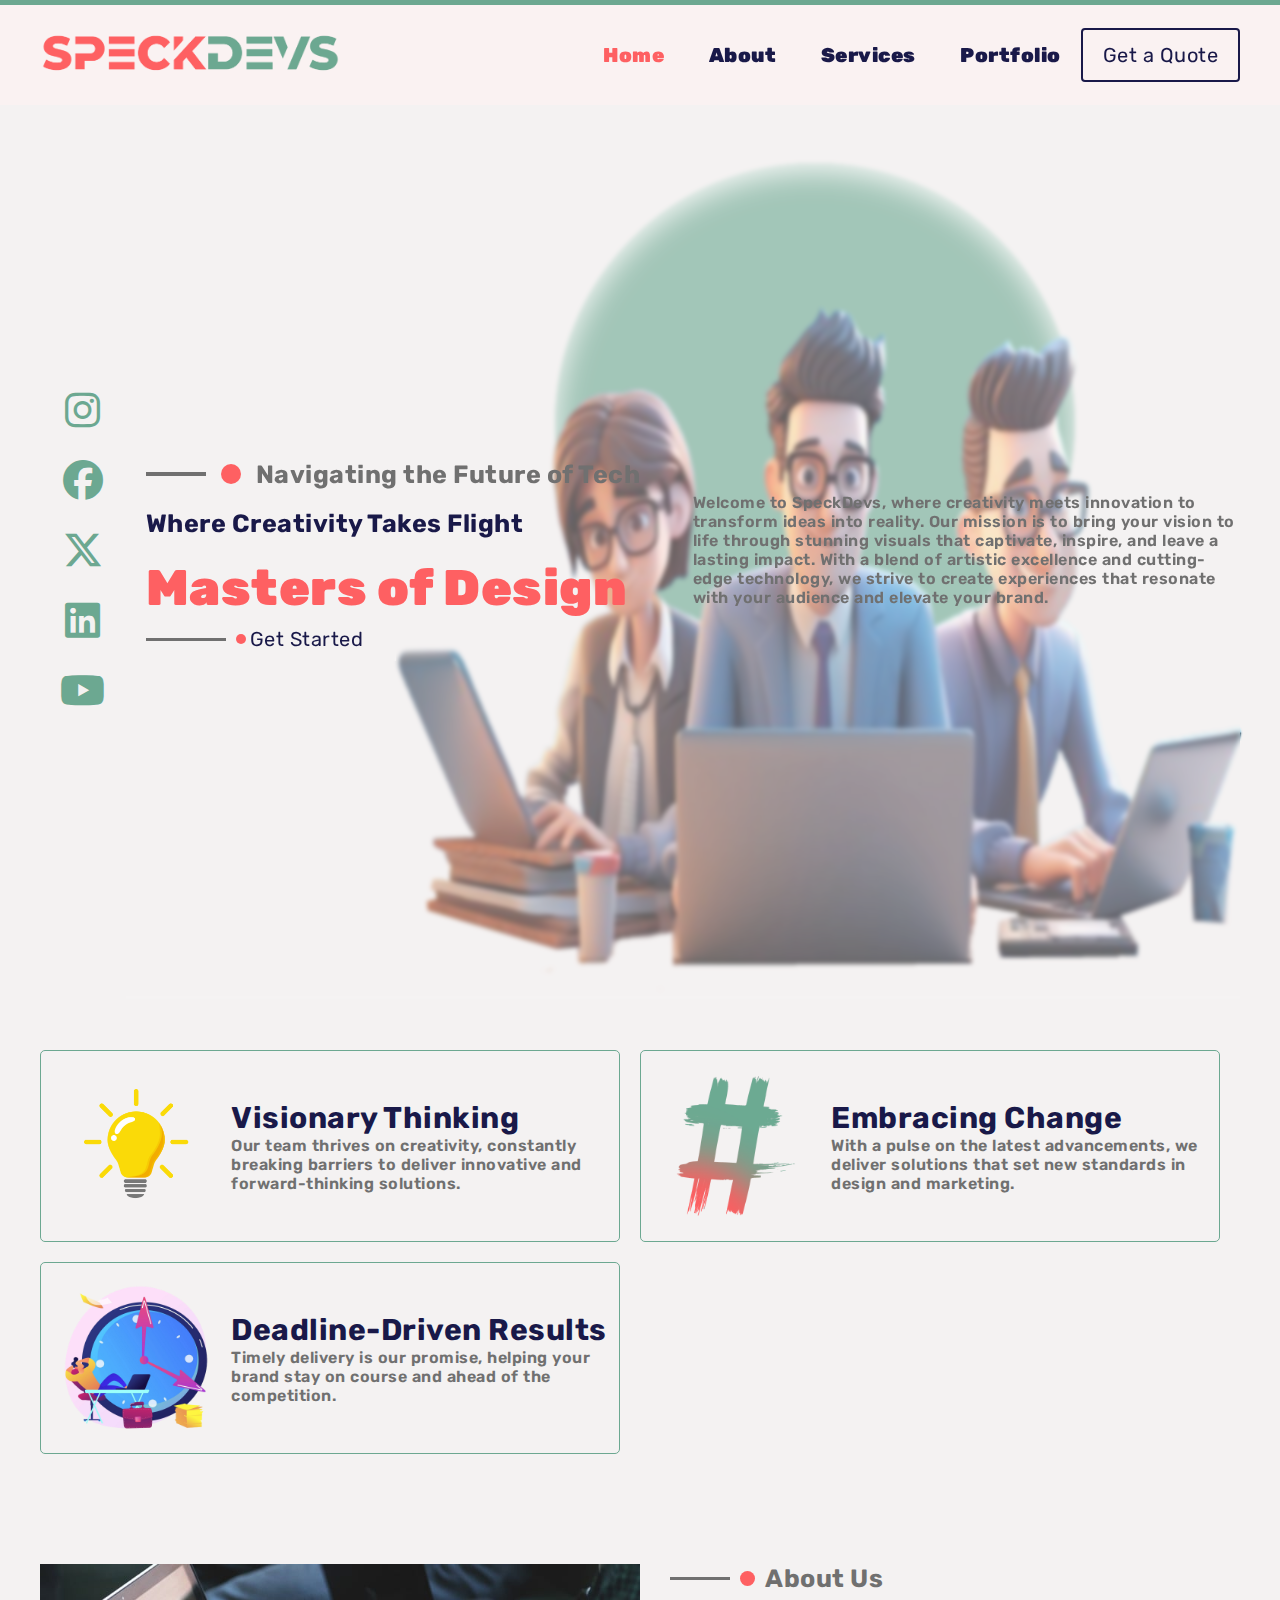
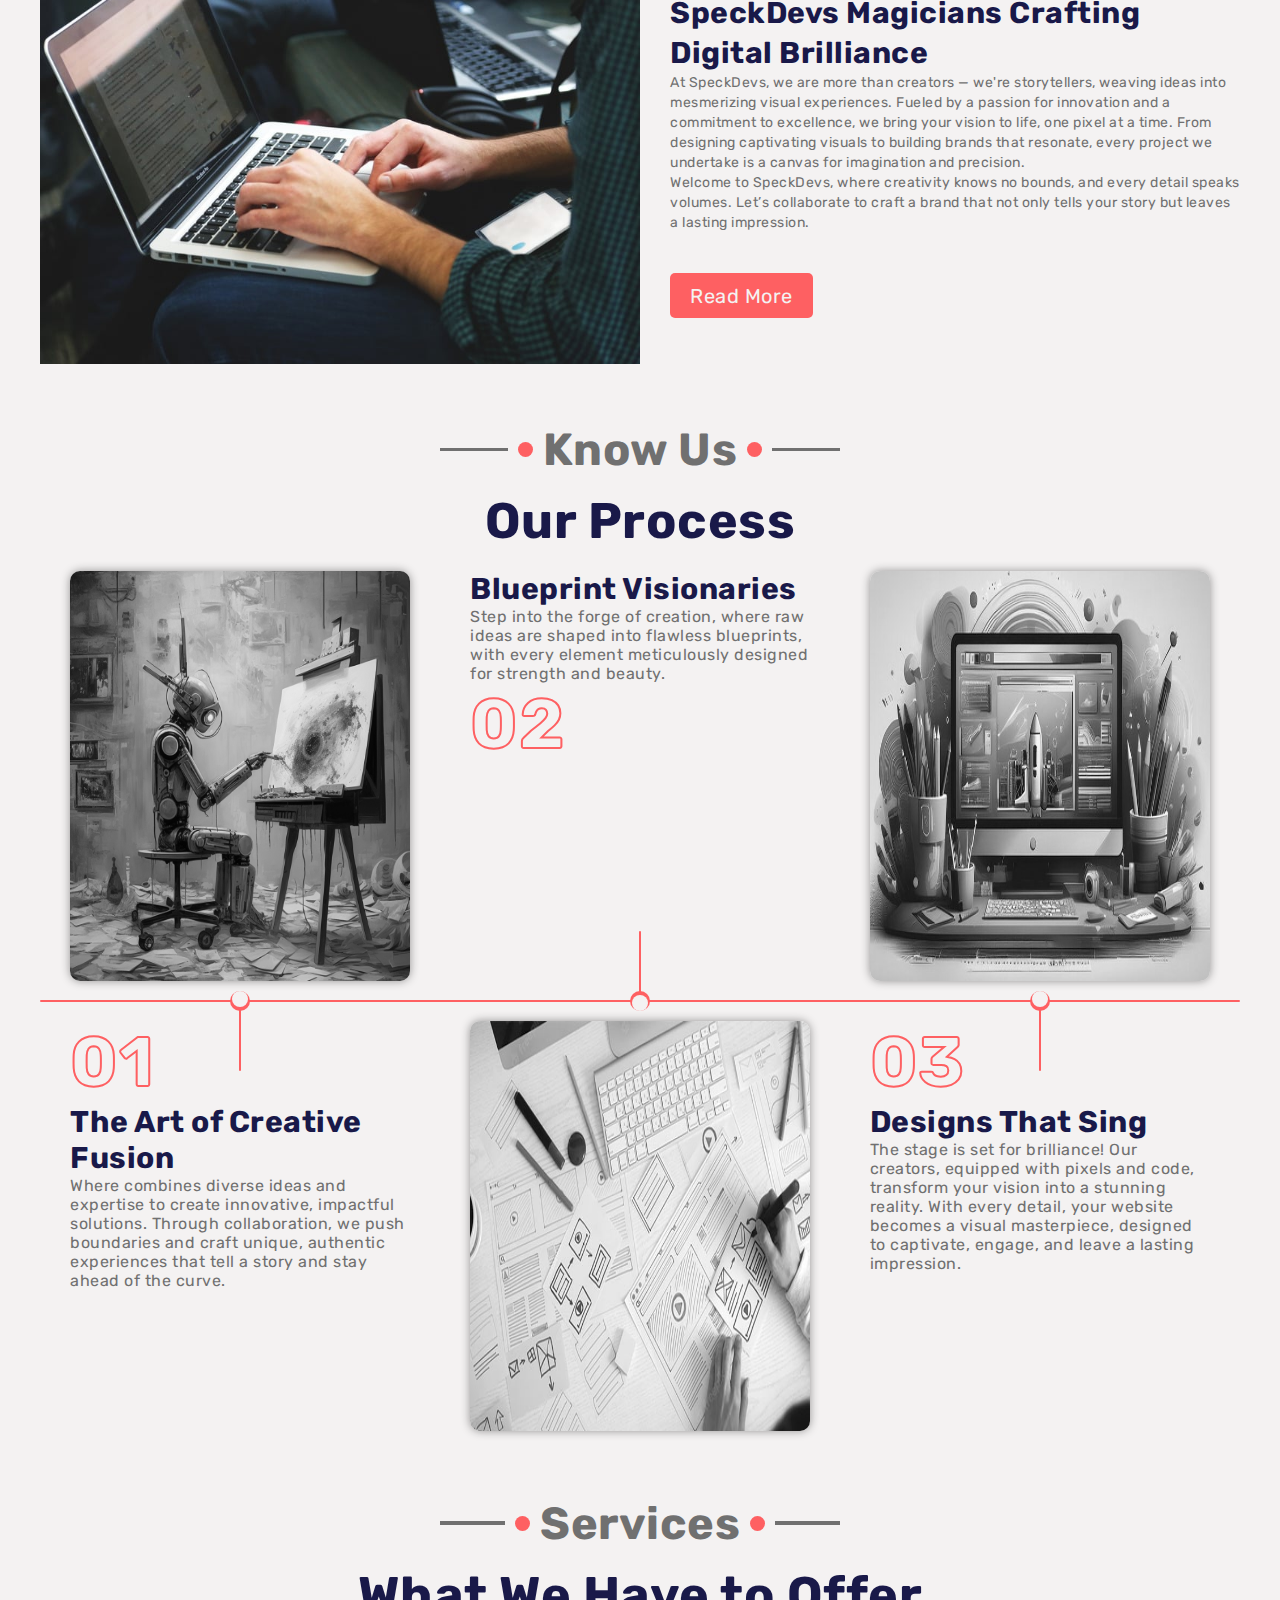
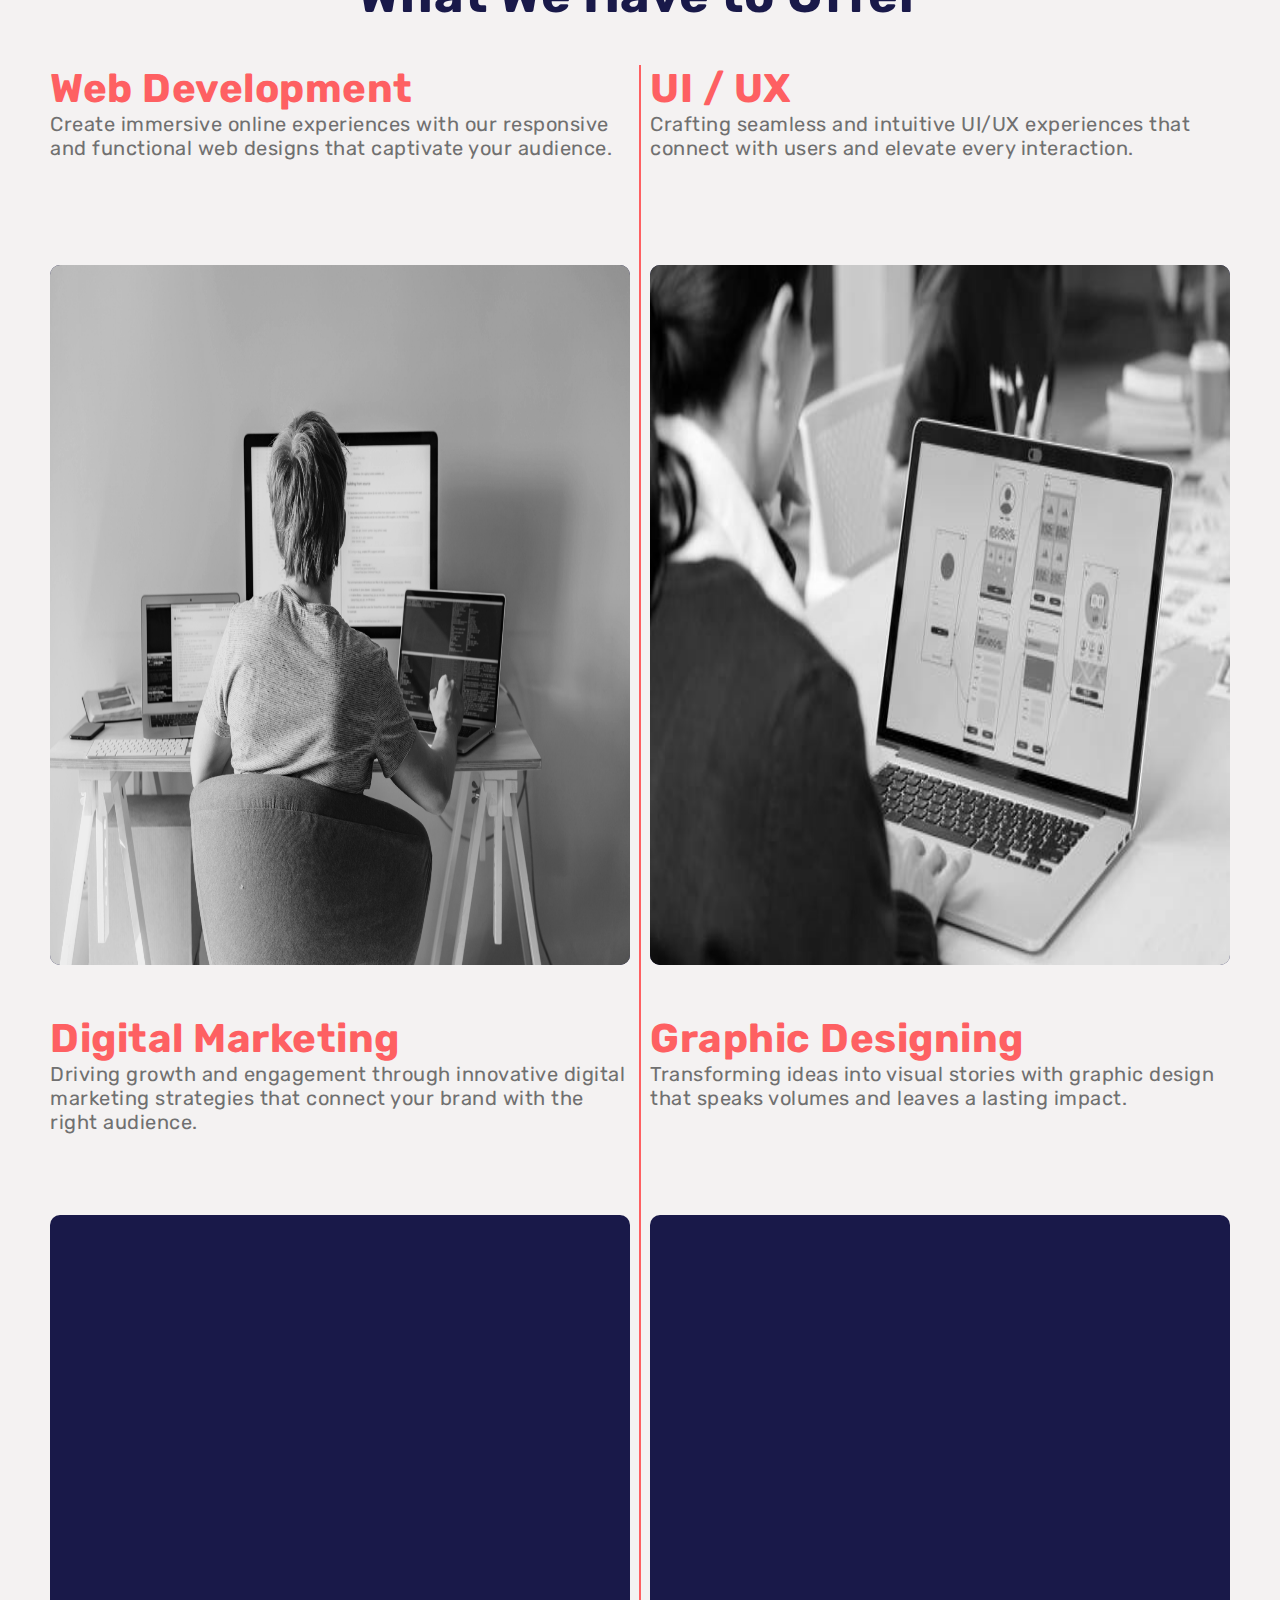
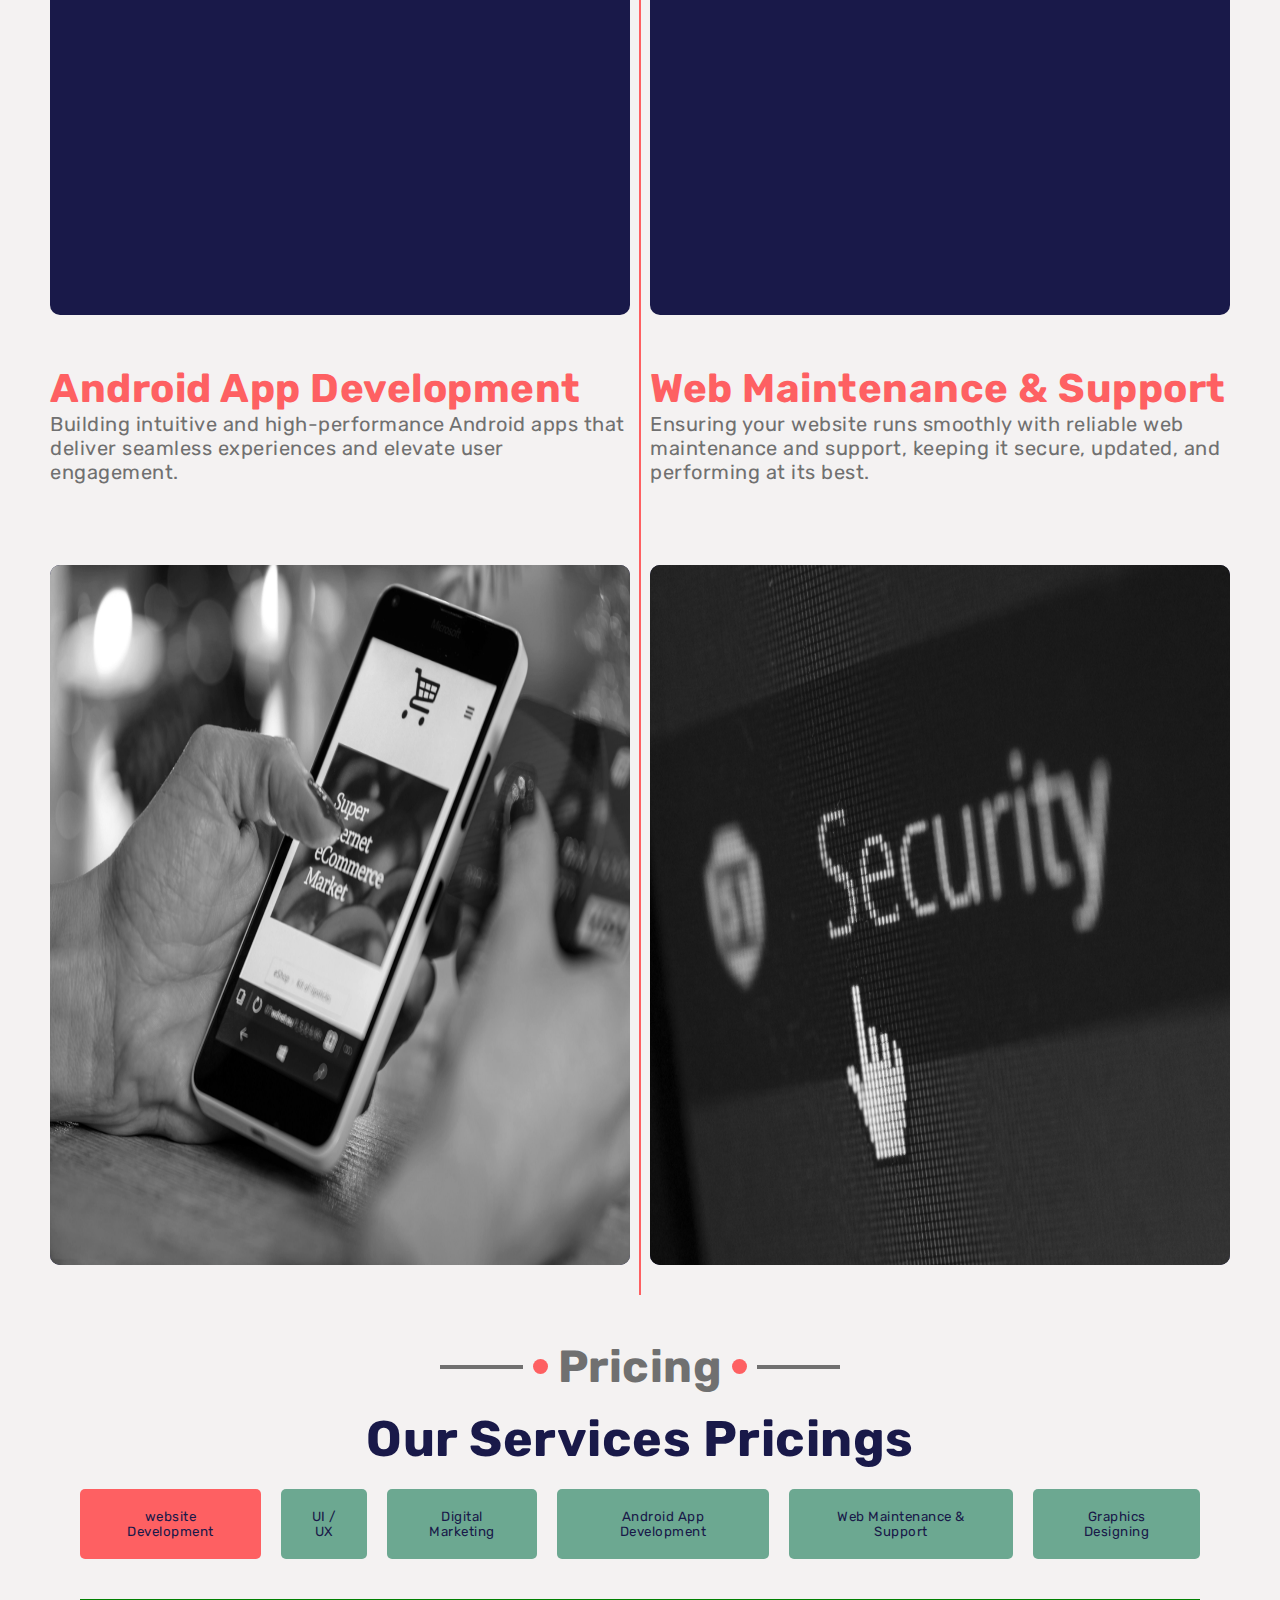
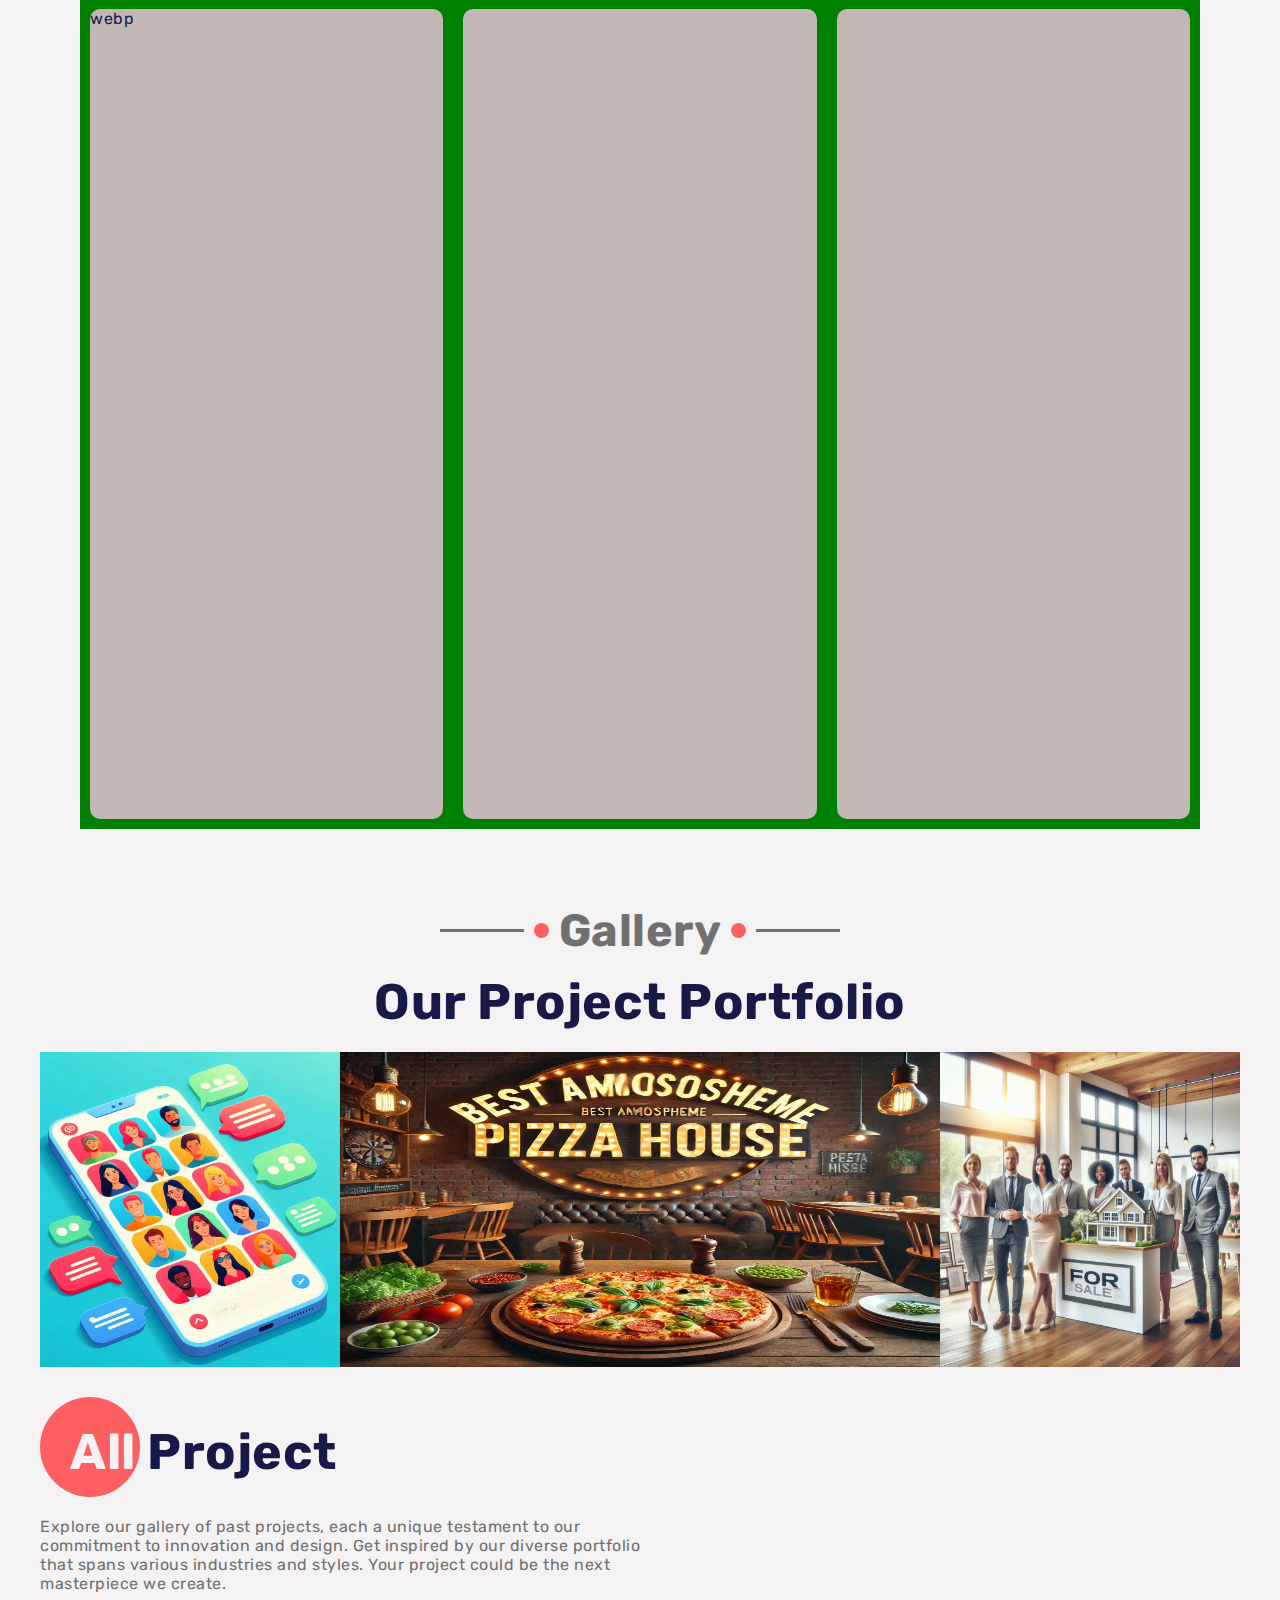
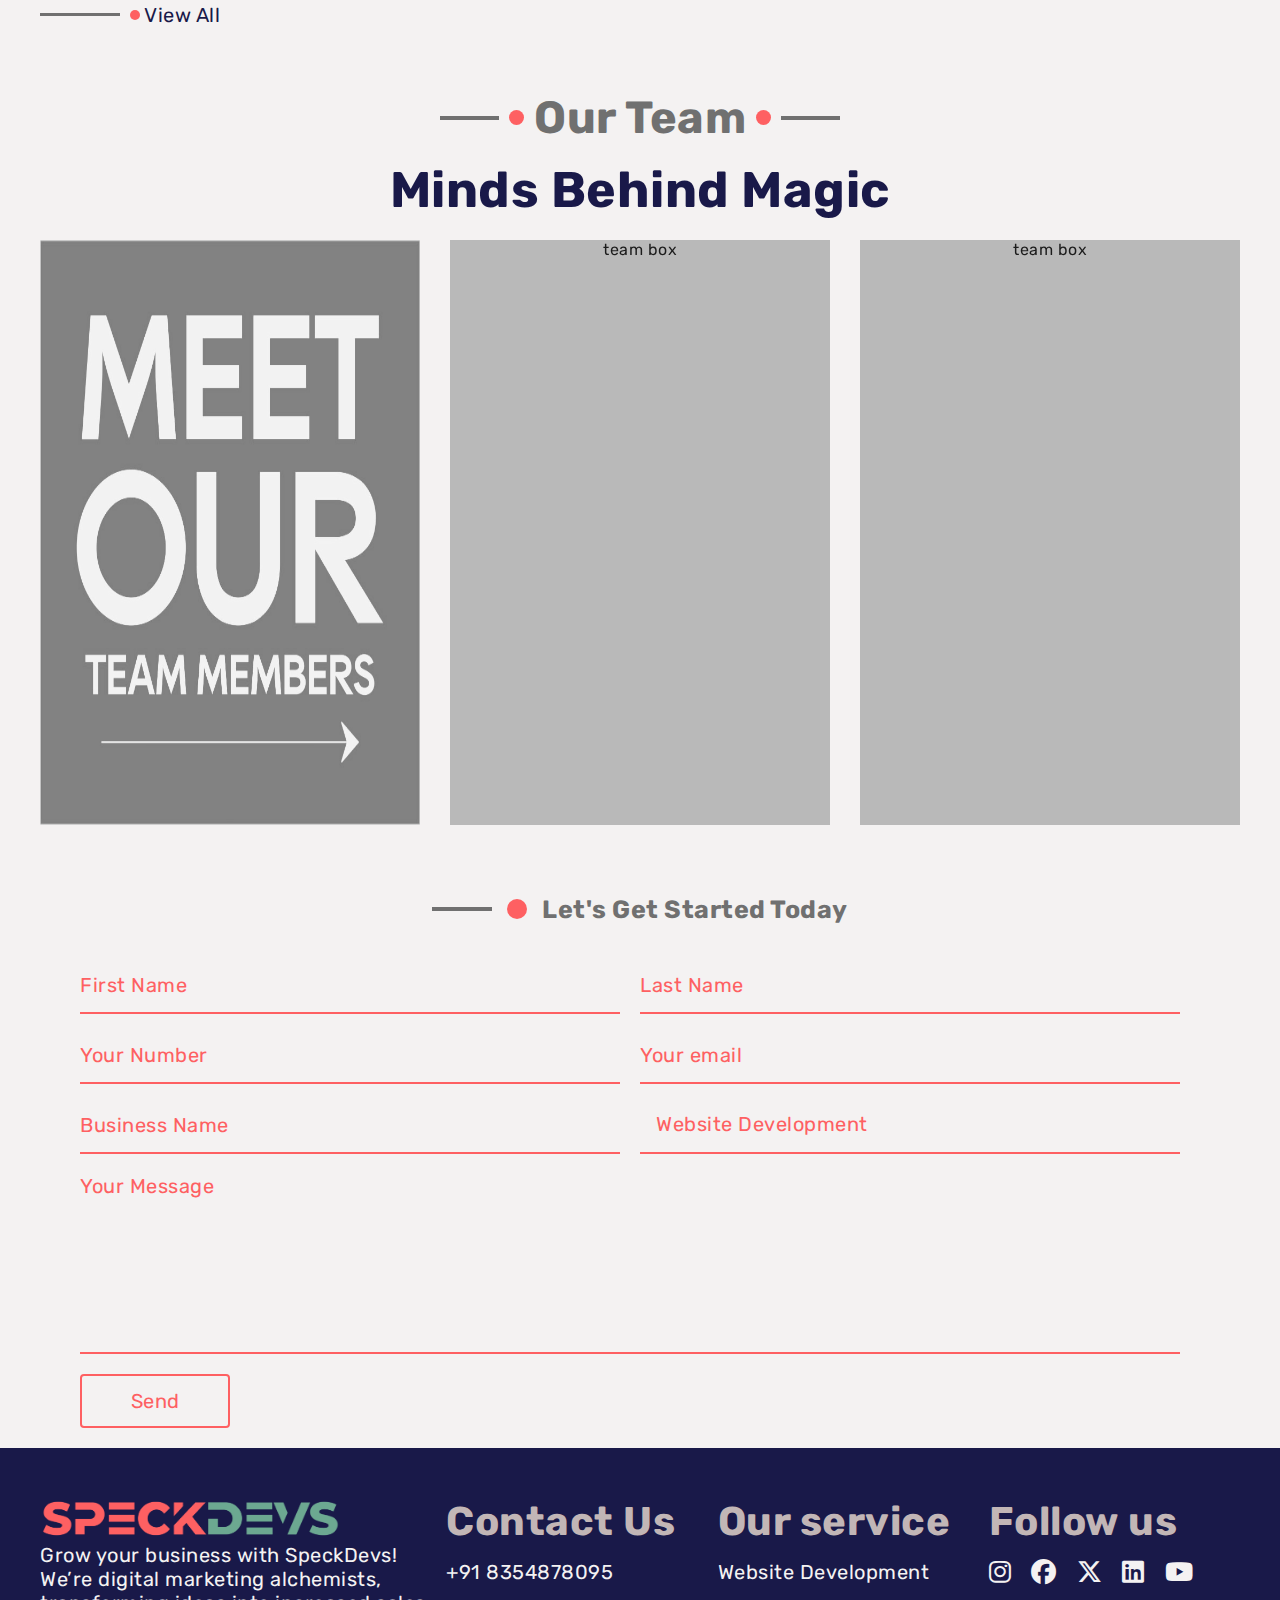
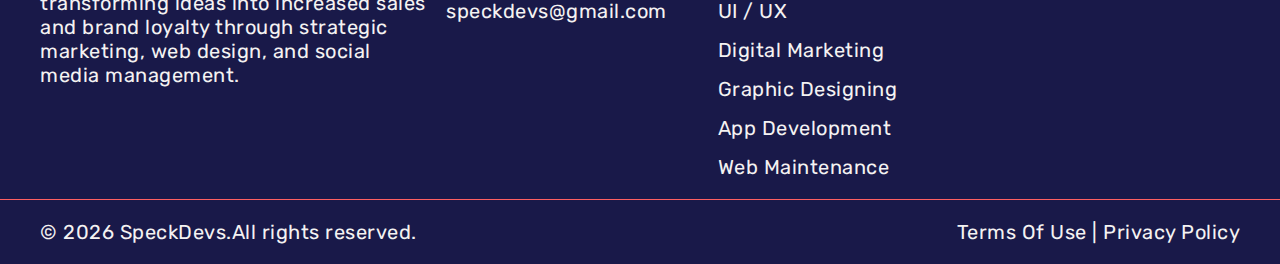
<file: index.html>
<!DOCTYPE html>
<html lang="en">

<head>
    <meta charset="UTF-8">
    <meta name="viewport" content="width=device-width, initial-scale=1.0">
    <!-- Fontawesome Link-->
    <link rel="stylesheet" href="https://cdnjs.cloudflare.com/ajax/libs/font-awesome/6.7.2/css/all.min.css"
        integrity="sha512-Evv84Mr4kqVGRNSgIGL/F/aIDqQb7xQ2vcrdIwxfjThSH8CSR7PBEakCr51Ck+w+/U6swU2Im1vVX0SVk9ABhg=="
        crossorigin="anonymous" referrerpolicy="no-referrer" />
    <link rel="stylesheet" href="style.css">
    <link rel="stylesheet" href="select.css">
    <link rel="stylesheet" href="https://cdn.jsdelivr.net/npm/swiper@11/swiper-bundle.min.css" />
    <title>Home | SpeckDevs - IT Service & Solution</title>
</head>

<body>
    <div class="header">
        <div class="progress-bar" id="progressBar"></div>
    </div>
    <div class="smallMenu" id="menu">
        <i class="fa-solid fa-xmark" id="close"></i>
        <ul>
            <li><a href="index.html" class="active">Home</a></li>
            <li><a href="about.html">About</a></li>
            <li><a href="service.html">Services</a></li>
            <li><a href="portfolio.html">Portfolio</a></li>
        </ul>
        <button onclick="window.location.href='contact.html';">Get a Quote</button>
    </div>
    <header class="nav">
        <div class="left">
            <img src="images/logo.png" alt="" loading="lazy">
        </div>
        <div class="right">
            <ul>
                <li><a href="index.html" class="active">Home</a></li>
                <li><a href="about.html">About</a></li>
                <li><a href="service.html">Services</a></li>
                <li><a href="portfolio.html">Portfolio</a></li>
            </ul>
            <button onclick="window.location.href='contact.html';">Get a Quote</button>
            <i class="fa-solid fa-bars" id="open"></i>
        </div>
    </header>
    <section class="main">
        <div class="social">
            <i class="fa-brands fa-instagram"></i>
            <i class="fa-brands fa-facebook"></i>
            <i class="fa-brands fa-x-twitter"></i>
            <i class="fa-brands fa-linkedin"></i>
            <i class="fa-brands fa-youtube"></i>
        </div>
        <img src="images/main.png" alt="" loading="lazy">
        <div class="bol"></div>
        <div class="content">
            <div class="left">
                <div class="heading">
                    <div class="line"></div>
                    <div class="dot"></div>
                    <h3>Navigating the Future of Tech</h3>
                </div>
                <h1>Where Creativity Takes Flight</h1>
                <h2>Masters of Design</h2>
                <div class="getstart">
                    <div class="line g"></div>
                    <button>
                        <div class="dott"></div> Get Started
                    </button>
                </div>
            </div>
            <p>Welcome to SpeckDevs, where creativity meets innovation to transform ideas into reality. Our mission is
                to bring your vision to life through stunning visuals that captivate, inspire, and leave a lasting
                impact. With a blend of artistic excellence and cutting-edge technology, we strive to create experiences
                that resonate with your audience and elevate your brand.</p>
        </div>
    </section>
    <section class="speciality">
        <div class="box FromLeft">
            <img src="images/idea.png" alt="" loading="lazy">
            <div class="text">
                <h4>Visionary Thinking</h4>
                <p>Our team thrives on creativity, constantly
                    breaking barriers to deliver innovative
                    and forward-thinking solutions.</p>
            </div>
        </div>
        <div class="box FromRight">
            <img src="images/hash.png" alt="" loading="lazy">
            <div class="text">
                <h4>Embracing Change</h4>
                <p>With a pulse on the latest advancements,
                    we deliver solutions that set new
                    standards in design and marketing.</p>
            </div>
        </div>
        <div class="box FromLeft">
            <img src="images/timer.png" alt="" loading="lazy">
            <div class="text">
                <h4>Deadline-Driven Results</h4>
                <p>Timely delivery is our promise, helping
                    your brand stay on course and
                    ahead of the competition.</p>
            </div>
        </div>
    </section>
    <section class="about">
        <div class="left FromBottom">
            <img src="images/about.jpg" alt="" loading="lazy">
        </div>
        <div class="right FromLeft">
            <div class="heading">
                <div class="line"></div>
                <div class="dot"></div>
                <h3>About Us</h3>
            </div>
            <h1>SpeckDevs Magicians Crafting <br />Digital Brilliance</h1>
            <p>At SpeckDevs, we are more than creators — we're storytellers,
                weaving ideas into mesmerizing visual experiences. Fueled by a
                passion for innovation and a commitment to excellence, we bring
                your vision to life, one pixel at a time. From designing captivating
                visuals to building brands that resonate, every project we
                undertake is a canvas for imagination and precision.
                <br>
                Welcome to SpeckDevs, where creativity knows no bounds, and
                every detail speaks volumes. Let’s collaborate to craft a brand that
                not only tells your story but leaves a lasting impression.
            </p>
            <button>Read More</button>
        </div>
    </section>
    <section class="knowus">
        <div class="heading FromRight">
            <div class="line"></div>
            <div class="text">
                <div class="dot"></div>
                <h3>Know Us</h3>
                <div class="dot"></div>
            </div>
        </div>
        <h1 class="FromLeft">Our Process</h1>
        <div class="kbody">
            <div class="line FromLeft">
                <div class="dot"></div>
                <div class="dot" style="transform:rotate(180deg);"></div>
                <div class="dot"></div>
            </div>
            <div class="kbox">
                <img src="images/know1.png" class="FromTop" alt="" loading="lazy">
                <div class="text FromBottom">
                    <h1>01</h1>
                    <h2>The Art of Creative Fusion</h2>
                    <p>Where combines diverse ideas and expertise to create innovative, impactful solutions. Through
                        collaboration, we push boundaries and craft unique, authentic experiences that tell a story and
                        stay ahead of the curve.</p>
                </div>
            </div>
            <div class="kbox">
                <div class="text FromTop">
                    <h2>Blueprint Visionaries</h2>
                    <p>Step into the forge of creation, where raw ideas are shaped into flawless blueprints, with every
                        element meticulously designed for strength and beauty.</p>
                    <h1>02</h1>
                </div>

                <img src="images/know2.jpg" class="FromBottom" alt="" loading="lazy">
            </div>
            <div class="kbox">
                <img src="images/know3.jpg" class="FromTop" alt="" loading="lazy">
                <div class="text FromBottom">
                    <h1>03</h1>
                    <h2>Designs That Sing</h2>
                    <p>The stage is set for brilliance! Our creators, equipped with pixels and code, transform your
                        vision into a stunning reality. With every detail, your website becomes a visual masterpiece,
                        designed to captivate, engage, and leave a lasting impression.</p>
                </div>
            </div>
        </div>
    </section>
    <section class="service">

        <div class="heading FromRight">
            <div class="line"></div>
            <div class="text">
                <div class="dot"></div>
                <h3>Services</h3>
                <div class="dot"></div>
            </div>
        </div>
        <h1 class="FromLeft">What We Have to Offer</h1>
        <div class="sbody">
            <div class="line"></div>
            <div class="sbox FromBottom">
                <div class="text">
                    <h1>Web Development</h1>
                    <p>Create immersive online experiences with our responsive and functional web designs that captivate
                        your audience.</p>
                </div>
                <div class="imgback">
                    <img src="images/Web.jpg" alt="" loading="lazy">
                </div>
            </div>
            <div class="sbox FromBottom">
                <div class="text">
                    <h1>UI / UX</h1>
                    <p>Crafting seamless and intuitive UI/UX experiences that connect with users and elevate every
                        interaction.</p>
                </div>
                <div class="imgback">
                    <img src="images/uiux.jpg" alt="" loading="lazy">
                </div>
            </div>
            <div class="sbox FromBottom">
                <div class="text">
                    <h1>Digital Marketing</h1>
                    <p>Driving growth and engagement through innovative digital marketing strategies that connect your
                        brand with the right audience.</p>
                </div>
                <div class="imgback">
                    <img src="images/Digim.jpg" alt="" loading="lazy">
                </div>
            </div>
            <div class="sbox FromBottom">
                <div class="text">
                    <h1>Graphic Designing</h1>
                    <p>Transforming ideas into visual stories with graphic design that speaks volumes and leaves a
                        lasting impact.</p>
                </div>
                <div class="imgback">
                    <img src="images/Grapichs.jpg" alt="" loading="lazy">
                </div>
            </div>
            <div class="sbox    FromBottom">
                <div class="text">
                    <h1>Android App Development</h1>
                    <p>Building intuitive and high-performance Android apps that deliver seamless experiences and
                        elevate user engagement.</p>
                </div>
                <div class="imgback">
                    <img src="images/App.jpg" alt="">
                </div>
            </div>
            <div class="sbox FromBottom">
                <div class="text">
                    <h1>Web Maintenance & Support</h1>
                    <p>Ensuring your website runs smoothly with reliable web maintenance and support, keeping it secure,
                        updated, and performing at its best.</p>
                </div>
                <div class="imgback">
                    <img src="images/help.jpg" alt="">
                </div>
            </div>
        </div>
    </section>
    <section class="pricing">
        <div class="heading FromRight">
            <div class="line"></div>
            <div class="text">
                <div class="dot"></div>
                <h3>Pricing</h3>
                <div class="dot"></div>
            </div>
        </div>
        <h1>Our Services Pricings</h1>
        <div class="buttons">
            <Button class="active" id="webBtn">website Development</Button>
            <Button id="uiuxBtn">UI / UX</Button>
            <Button id="digitalBtn">Digital Marketing</Button>
            <Button id="appBtn">Android App Development</Button>
            <Button id="webmainBtn">Web Maintenance & Support</Button>
            <button id="graphicsBtn">Graphics Designing</button>
        </div>
        <div class="pbody">
            <div class="webp">
                <div class="pbox">webp</div>
                <div class="pbox"></div>
                <div class="pbox"></div>
            </div>
            <div class="uiux">
                <div class="pbox">uiux</div>
                <div class="pbox"></div>
                <div class="pbox"></div>
            </div>
            <div class="digital">
                <div class="pbox">digital</div>
                <div class="pbox"></div>
                <div class="pbox"></div>
            </div>
            <div class="app">
                <div class="pbox">app</div>
                <div class="pbox"></div>
                <div class="pbox"></div>
            </div>
            <div class="webmain">
                <div class="pbox">webmain</div>
                <div class="pbox"></div>
                <div class="pbox"></div>
            </div>
            <div class="graphics">
                <div class="pbox">graphic</div>
                <div class="pbox"></div>
                <div class="pbox"></div>
            </div>
        </div>
    </section>
    <section class="gallery">
        <div class="heading FromRight">
            <div class="line"></div>
            <div class="text">
                <div class="dot"></div>
                <h3>Gallery</h3>
                <div class="dot"></div>
            </div>
        </div>
        <h1>Our Project Portfolio</h1>
        <div class="imgs">
            <div class="small">
                <a href="" target="_blank">
                    <img src="images/chat.jpg" alt="">
                </a>
            </div>
            <div class="big">
                <a href="https://mohitkumar125.github.io/pizzashopwebsite/index.html" target="_blank">
                    <img src="images/folio-3.jpg" alt="">
                </a>
            </div>
            <div class="small">
                <a href="https://mohitkumar125.github.io/realestateproject001" target="_blank">
                    <img src="images/realestate.jpg" alt="">
                </a>
            </div>
        </div>
        <div class="bottom">
            <div class="bool">
                <div class="bol"></div>
                <h1><Span>All</Span> Project</h1>
            </div>
            <p>Explore our gallery of past projects, each a unique testament to our commitment to innovation and design.
                Get inspired by our diverse portfolio that spans various industries and styles. Your project could be
                the next masterpiece we create.</p>
            <div class="btn">
                <div class="line"></div>
                <button>
                    <div class="dot"></div>View All
                </button>
            </div>
        </div>
    </section>
    <section class="team">
        <div class="heading FromRight">
            <div class="line"></div>
            <div class="text">
                <div class="dot"></div>
                <h3>Our Team</h3>
                <div class="dot"></div>
            </div>
        </div>
        <h1 class="FromLeft">Minds Behind Magic</h1>
        <div class="teamBody">
            <!-- Swiper -->
            <div class="swiper mySwiper">
                <div class="swiper-wrapper">
                    <div class="swiper-slide">
                        <div class="teamBox">
                            <img src="images/meet.jpg" alt="">
                        </div>
                    </div>
                    <div class="swiper-slide">
                        <div class="teamBox">team box</div>
                    </div>
                    <div class="swiper-slide">
                        <div class="teamBox">team box</div>
                    </div>
                    <div class="swiper-slide">
                        <div class="teamBox">team box</div>
                    </div>
                    <div class="swiper-slide">
                        <div class="teamBox">team box last</div>
                    </div>
                </div>
            </div>
            <div class="teamBox"></div>
        </div>
    </section>
    <section class="contact">
        <div class="heading">
            <div class="line"></div>
            <div class="dot"></div>
            <h3>Let's Get Started Today</h3>
        </div>
        <div class="container">
            <form action="" id="contact-form">
                <div class="row">
                    <input type="text" id="firstname" name="firstname" placeholder="First Name">
                    <input type="text" id="lastname" name="lastname" placeholder="Last Name">
                </div>
                <div class="row">
                    <input type="number" id="number" name="number" placeholder="Your Number">
                    <input type="email" id="email" name="email" placeholder="Your email">
                </div>
                <div class="row">
                    <input type="text" id="businessname" name="businessname" placeholder="Business Name">
                    <div class="custom-select">
                        <select name="service" id="service">
                            <option value="website Development">Website Development</option>
                            <option value="UI / UX">UI / UX</option>
                            <option value="Digital Marketing">Digital MArketing</option>
                            <option value="Graphic Designing">Graphic Designing</option>
                            <option value="App Development">App Development</option>
                            <option value="Web Maintenance">web Maintenance</option>
                        </select>
                    </div>
                </div>
                <div class="row">
                    <textarea name="message" id="message" placeholder="Your Message"></textarea>
                </div>
                <div class="row">
                    <button>Send</button>
                </div>
            </form>
        </div>
    </section>
    <section class="footer">
        <div class="note">
            <img src="images/logo.png" alt="">
            <p>Grow your business with SpeckDevs! We’re digital marketing alchemists, transforming ideas into increased
                sales and brand loyalty through strategic marketing, web design, and social media management.</p>
        </div>
        <div class="contactf">
            <h1>Contact Us</h1>
            <p>+91 8354878095</p>
            <p>speckdevs@gmail.com</p>
        </div>
        <div class="linkf">
            <h1>Our service</h1>
            <p>Website Development</p>
            <p>UI / UX</p>
            <p>Digital Marketing</p>
            <p>Graphic Designing</p>
            <p>App Development</p>
            <p>Web Maintenance</p>
        </div>
        <div class="follow">
            <h1>Follow us</h1>
            <div class="icon">
                <i class="fa-brands fa-instagram"></i>
                <i class="fa-brands fa-facebook"></i>
                <i class="fa-brands fa-x-twitter"></i>
                <i class="fa-brands fa-linkedin"></i>
                <i class="fa-brands fa-youtube"></i>
            </div>
        </div>
    </section>
    <footer>
        <div class="copy">
            <p>&copy;
                <script>document.write(new Date().getFullYear())</script> <a href="index.html">SpeckDevs.</a>All rights
                reserved.
            </p>

        </div>
        <p>Terms Of Use | Privacy Policy</p>
    </footer>
</body>



<script src="form.js"></script>
<script src="https://cdn.jsdelivr.net/npm/swiper@11/swiper-bundle.min.js"></script>

<!-- Initialize Swiper -->
<script>
    var swiper = new Swiper(".mySwiper", {
        watchSlidesProgress: true,
        slidesPerView: 3,
        spaceBetween: 30,
        loop: true,
        breakpoints: {
            320: {
                slidesPerView: 1,
            },
            480: {
                slidesPerView: 2,
            },
            768: {
                slidesPerView: 3,
            },
            1200: {
                slidesPerView: 3,
            },
        },
    });
</script>
<script src="select.js"></script>
<script src="header.js"></script>
<script src="price.js"></script>

</html>
</file>
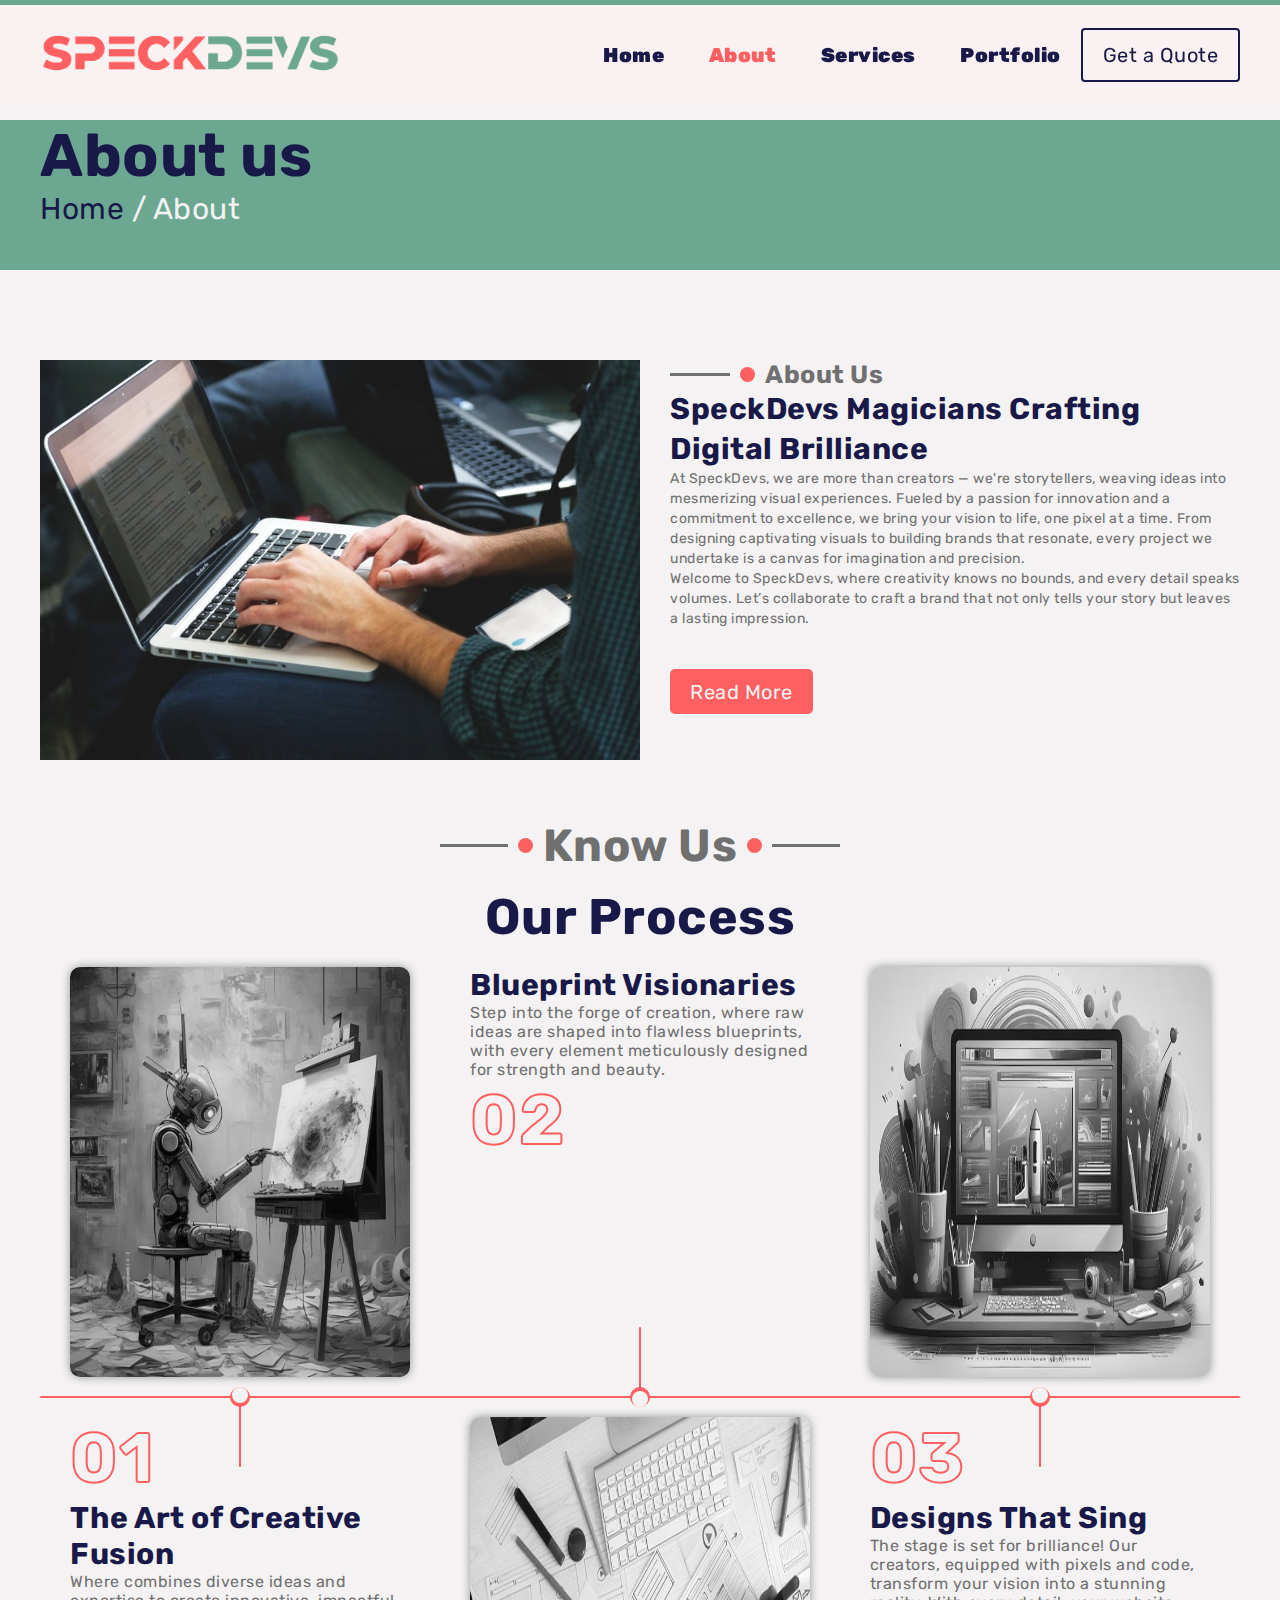
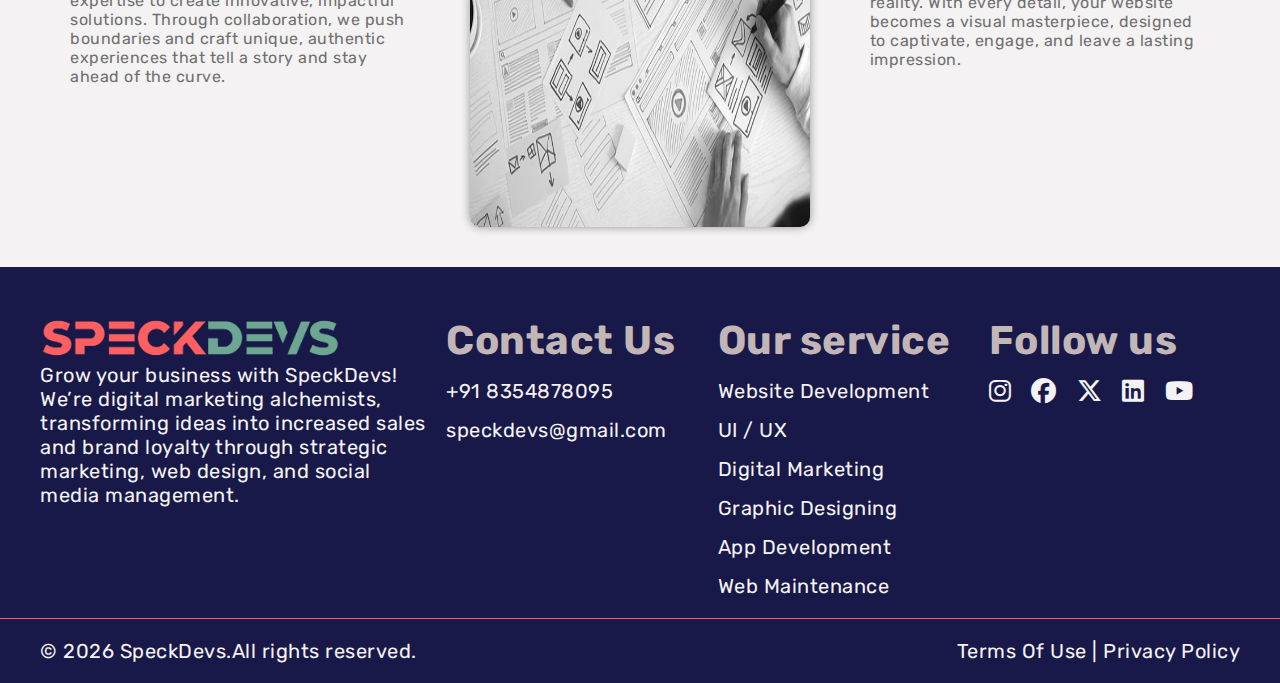
<file: about.html>
<!DOCTYPE html>
<html lang="en">

<head>
    <meta charset="UTF-8">
    <meta name="viewport" content="width=device-width, initial-scale=1.0">
    <!-- Fontawesome Link-->
    <link rel="stylesheet" href="https://cdnjs.cloudflare.com/ajax/libs/font-awesome/6.7.2/css/all.min.css"
        integrity="sha512-Evv84Mr4kqVGRNSgIGL/F/aIDqQb7xQ2vcrdIwxfjThSH8CSR7PBEakCr51Ck+w+/U6swU2Im1vVX0SVk9ABhg=="
        crossorigin="anonymous" referrerpolicy="no-referrer" />
    <link rel="stylesheet" href="style.css">
    <link rel="stylesheet" href="select.css">
    <link rel="stylesheet" href="https://cdn.jsdelivr.net/npm/swiper@11/swiper-bundle.min.css" />
    <title>About | SpeckDevs - IT Service & Solution</title>
</head>

<body>
    <div class="header">
        <div class="progress-bar" id="progressBar"></div>
    </div>
    <div class="smallMenu" id="menu">
        <i class="fa-solid fa-xmark" id="close"></i>
        <ul>
            <li><a href="index.html">Home</a></li>
            <li><a href="about.html">About</a></li>
            <li><a href="service.html" class="active">Services</a></li>
            <li><a href="portfolio.html">Portfolio</a></li>
        </ul>
        <button onclick="window.location.href='contact.html';">Get a Quote</button>
    </div>
    <header class="nav">
        <div class="left">
            <img src="images/logo.png" alt="" loading="lazy">
        </div>
        <div class="right">
            <ul>
                <li><a href="index.html">Home</a></li>
                <li><a href="about.html" class="active">About</a></li>
                <li><a href="service.html" >Services</a></li>
                <li><a href="portfolio.html">Portfolio</a></li>
            </ul>
            <button onclick="window.location.href='contact.html';">Get a Quote</button>
            <i class="fa-solid fa-bars" id="open"></i>
        </div>
    </header>
    <section class="amain">
        <div class="title">
            <h1>About us</h1>
            <p><a href="index.html">Home </a>/ About</p>
        </div>
    </section>
        <section class="about">
            <div class="left FromBottom">
                <img src="images/about.jpg" alt="" loading="lazy">
            </div>
            <div class="right FromLeft">
                <div class="heading">
                    <div class="line"></div>
                    <div class="dot"></div>
                    <h3>About Us</h3>
                </div>
                <h1>SpeckDevs Magicians Crafting <br />Digital Brilliance</h1>
                <p>At SpeckDevs, we are more than creators — we're storytellers,
                    weaving ideas into mesmerizing visual experiences. Fueled by a
                    passion for innovation and a commitment to excellence, we bring
                    your vision to life, one pixel at a time. From designing captivating
                    visuals to building brands that resonate, every project we
                    undertake is a canvas for imagination and precision.
                    <br>
                    Welcome to SpeckDevs, where creativity knows no bounds, and
                    every detail speaks volumes. Let’s collaborate to craft a brand that
                    not only tells your story but leaves a lasting impression.
                </p>
                <button>Read More</button>
            </div>
        </section>
        <section class="knowus">
            <div class="heading FromRight">
                <div class="line"></div>
                <div class="text">
                    <div class="dot"></div>
                    <h3>Know Us</h3>
                    <div class="dot"></div>
                </div>
            </div>
            <h1 class="FromLeft">Our Process</h1>
            <div class="kbody">
                <div class="line FromLeft">
                    <div class="dot"></div>
                    <div class="dot" style="transform:rotate(180deg);"></div>
                    <div class="dot"></div>
                </div>
                <div class="kbox">
                    <img src="images/know1.png" class="FromTop" alt="" loading="lazy">
                    <div class="text FromBottom">
                        <h1>01</h1>
                        <h2>The Art of Creative Fusion</h2>
                        <p>Where combines diverse ideas and expertise to create innovative, impactful solutions. Through
                            collaboration, we push boundaries and craft unique, authentic experiences that tell a story and
                            stay ahead of the curve.</p>
                    </div>
                </div>
                <div class="kbox">
                    <div class="text FromTop">
                        <h2>Blueprint Visionaries</h2>
                        <p>Step into the forge of creation, where raw ideas are shaped into flawless blueprints, with every
                            element meticulously designed for strength and beauty.</p>
                        <h1>02</h1>
                    </div>
    
                    <img src="images/know2.jpg" class="FromBottom" alt="" loading="lazy">
                </div>
                <div class="kbox">
                    <img src="images/know3.jpg" class="FromTop" alt="" loading="lazy">
                    <div class="text FromBottom">
                        <h1>03</h1>
                        <h2>Designs That Sing</h2>
                        <p>The stage is set for brilliance! Our creators, equipped with pixels and code, transform your
                            vision into a stunning reality. With every detail, your website becomes a visual masterpiece,
                            designed to captivate, engage, and leave a lasting impression.</p>
                    </div>
                </div>
            </div>
        </section>
    
    <section class="footer">
        <div class="note">
            <img src="images/logo.png" alt="">
            <p>Grow your business with SpeckDevs! We’re digital marketing alchemists, transforming ideas into increased
                sales and brand loyalty through strategic marketing, web design, and social media management.</p>
        </div>
        <div class="contactf">
            <h1>Contact Us</h1>
            <p>+91 8354878095</p>
            <p>speckdevs@gmail.com</p>
        </div>
        <div class="linkf">
            <h1>Our service</h1>
            <p>Website Development</p>
            <p>UI / UX</p>
            <p>Digital Marketing</p>
            <p>Graphic Designing</p>
            <p>App Development</p>
            <p>Web Maintenance</p>
        </div>
        <div class="follow">
            <h1>Follow us</h1>
            <div class="icon">
                <i class="fa-brands fa-instagram"></i>
                <i class="fa-brands fa-facebook"></i>
                <i class="fa-brands fa-x-twitter"></i>
                <i class="fa-brands fa-linkedin"></i>
                <i class="fa-brands fa-youtube"></i>
            </div>
        </div>
    </section>
    <footer>
        <div class="copy">
            <p>&copy;
                <script>document.write(new Date().getFullYear())</script> <a href="index.html">SpeckDevs.</a>All rights
                reserved.
            </p>

        </div>
        <p>Terms Of Use | Privacy Policy</p>
    </footer>
</body>
<script src="select.js"></script>
<script src="header.js"></script>
<script src="price.js"></script>

</html>
</file>
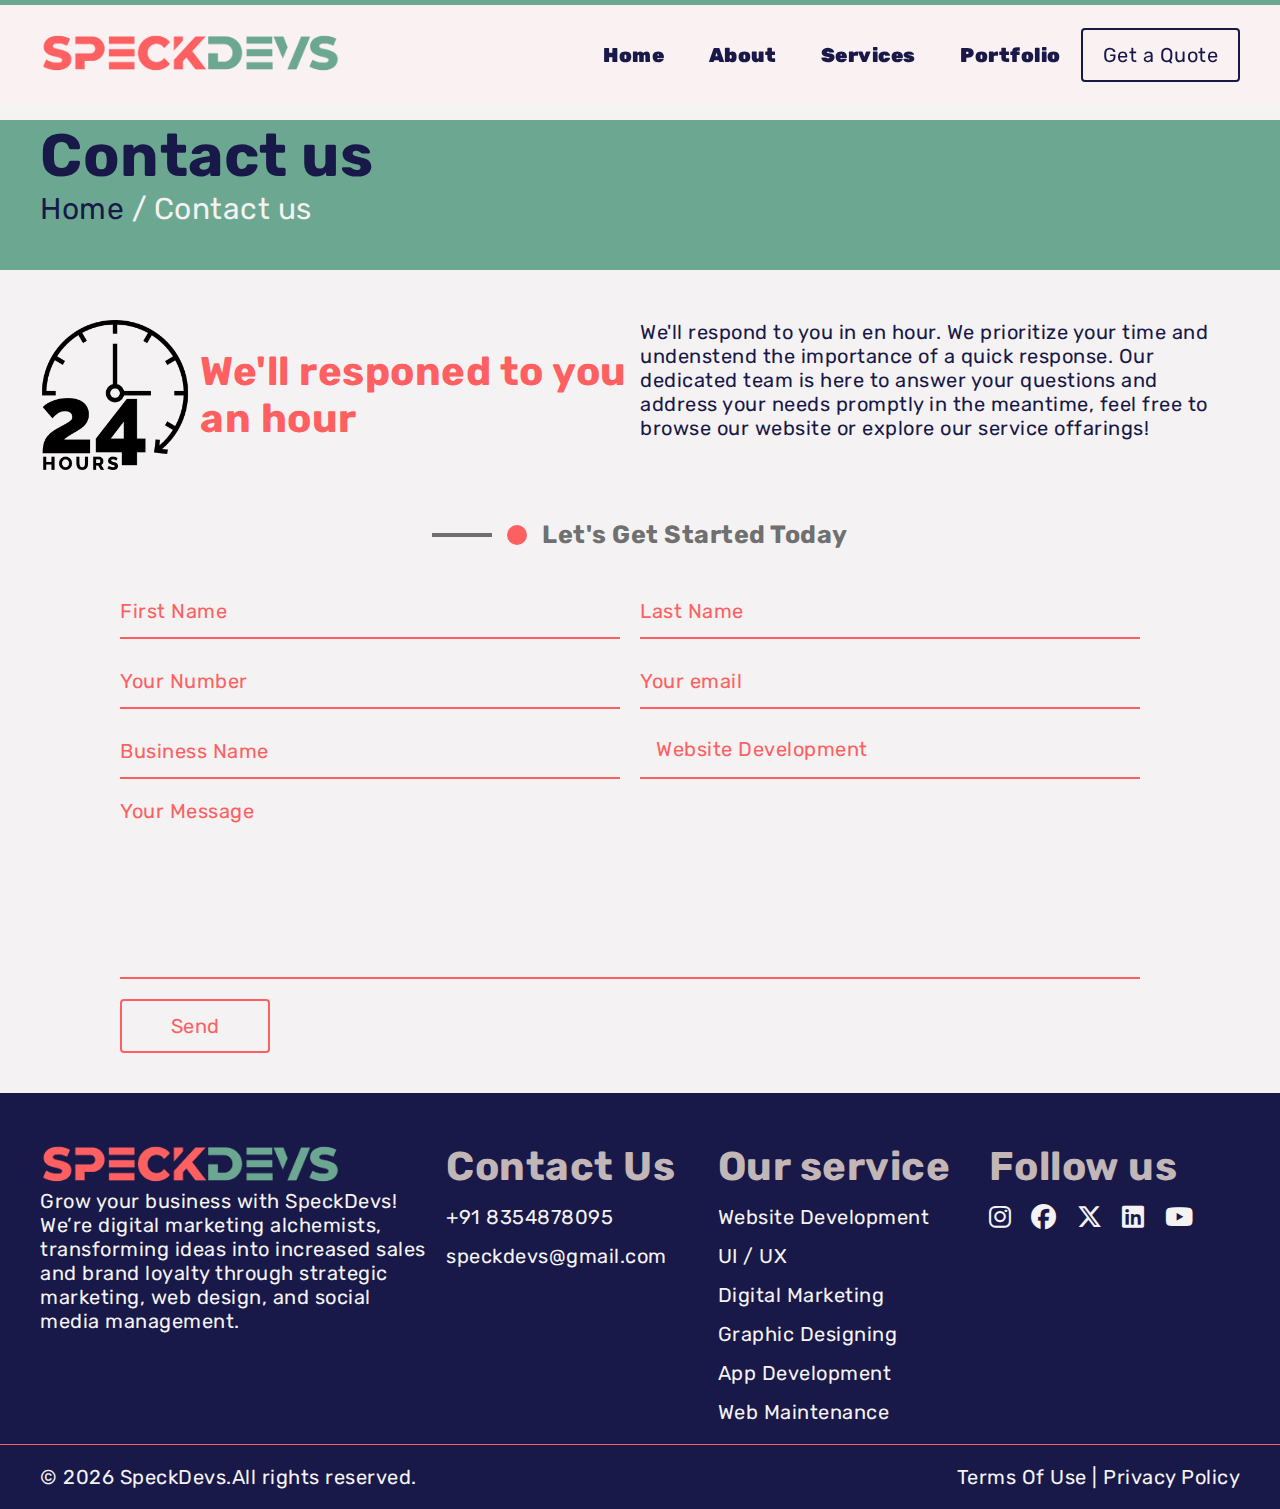
<file: contact.html>
<!DOCTYPE html>
<html lang="en">

<head>
    <meta charset="UTF-8">
    <meta name="viewport" content="width=device-width, initial-scale=1.0">
    <!-- Fontawesome Link-->
    <link rel="stylesheet" href="https://cdnjs.cloudflare.com/ajax/libs/font-awesome/6.7.2/css/all.min.css"
        integrity="sha512-Evv84Mr4kqVGRNSgIGL/F/aIDqQb7xQ2vcrdIwxfjThSH8CSR7PBEakCr51Ck+w+/U6swU2Im1vVX0SVk9ABhg=="
        crossorigin="anonymous" referrerpolicy="no-referrer" />
    <link rel="stylesheet" href="style.css">
    <link rel="stylesheet" href="select.css">
    <link rel="stylesheet" href="https://cdn.jsdelivr.net/npm/swiper@11/swiper-bundle.min.css" />
    <title>About | SpeckDevs - IT Service & Solution</title>
</head>

<body>
    <div class="header">
        <div class="progress-bar" id="progressBar"></div>
    </div>
    <div class="smallMenu" id="menu">
        <i class="fa-solid fa-xmark" id="close"></i>
        <ul>
            <li><a href="index.html">Home</a></li>
            <li><a href="about.html">About</a></li>
            <li><a href="service.html">Services</a></li>
            <li><a href="portfolio.html">Portfolio</a></li>
        </ul>
        <button onclick="window.location.href='contact.html';">Get a Quote</button>
    </div>
    <header class="nav">
        <div class="left">
            <img src="images/logo.png" alt="" loading="lazy">
        </div>
        <div class="right">
            <ul>
                <li><a href="index.html">Home</a></li>
                <li><a href="about.html" >About</a></li>
                <li><a href="service.html" >Services</a></li>
                <li><a href="portfolio.html">Portfolio</a></li>
            </ul>
            <button onclick="window.location.href='contact.html';" >Get a Quote</button>
            <i class="fa-solid fa-bars" id="open"></i>
        </div>
    </header>
    <section class="amain">
        <div class="title">
            <h1>Contact us</h1>
            <p><a href="index.html">Home </a>/ Contact us</p>
        </div>
    </section>
    <section class="contactp">
        <div class="chead">
            <div class="left">
                <img src="images/24hours.png" alt="">
                <h1>We'll responed to you<br/> an hour</h1>
            </div>
            <div class="right">
                <p>We'll respond to you in en hour. We prioritize your time and undenstend the importance of a quick response. Our dedicated team is here to answer your questions and address your needs promptly in the meantime, feel free to browse our website or explore our service offarings!</p>
            </div>
        </div>
        <section class="contact">
            <div class="heading">
                <div class="line"></div>
                <div class="dot"></div>
                <h3>Let's Get Started Today</h3>
            </div>
            <div class="container">
                <form action="" id="contact-form">
                    <div class="row">
                        <input type="text" id="firstname" name="firstname" placeholder="First Name">
                        <input type="text" id="lastname" name="lastname" placeholder="Last Name">
                    </div>
                    <div class="row">
                        <input type="number" id="number" name="number" placeholder="Your Number">
                        <input type="email" id="email" name="email" placeholder="Your email">
                    </div>
                    <div class="row">
                        <input type="text" id="businessname" name="businessname" placeholder="Business Name">
                        <div class="custom-select">
                            <select name="service" id="service">
                                <option value="website Development">Website Development</option>
                                <option value="UI / UX">UI / UX</option>
                                <option value="Digital Marketing">Digital MArketing</option>
                                <option value="Graphic Designing">Graphic Designing</option>
                                <option value="App Development">App Development</option>
                                <option value="Web Maintenance">web Maintenance</option>
                            </select>
                        </div>
                    </div>
                    <div class="row">
                        <textarea name="message" id="message" placeholder="Your Message"></textarea>
                    </div>
                    <div class="row">
                        <button>Send</button>
                    </div>
                </form>
            </div>
        </section>
    </section>
    <section class="footer">
        <div class="note">
            <img src="images/logo.png" alt="">
            <p>Grow your business with SpeckDevs! We’re digital marketing alchemists, transforming ideas into increased
                sales and brand loyalty through strategic marketing, web design, and social media management.</p>
        </div>
        <div class="contactf">
            <h1>Contact Us</h1>
            <p>+91 8354878095</p>
            <p>speckdevs@gmail.com</p>
        </div>
        <div class="linkf">
            <h1>Our service</h1>
            <p>Website Development</p>
            <p>UI / UX</p>
            <p>Digital Marketing</p>
            <p>Graphic Designing</p>
            <p>App Development</p>
            <p>Web Maintenance</p>
        </div>
        <div class="follow">
            <h1>Follow us</h1>
            <div class="icon">
                <i class="fa-brands fa-instagram"></i>
                <i class="fa-brands fa-facebook"></i>
                <i class="fa-brands fa-x-twitter"></i>
                <i class="fa-brands fa-linkedin"></i>
                <i class="fa-brands fa-youtube"></i>
            </div>
        </div>
    </section>
    <footer>
        <div class="copy">
            <p>&copy;
                <script>document.write(new Date().getFullYear())</script> <a href="index.html">SpeckDevs.</a>All rights
                reserved.
            </p>

        </div>
        <p>Terms Of Use | Privacy Policy</p>
    </footer>
</body>
<script src="select.js"></script>
<script src="header.js"></script>
<script src="price.js"></script>

</html>
</file>
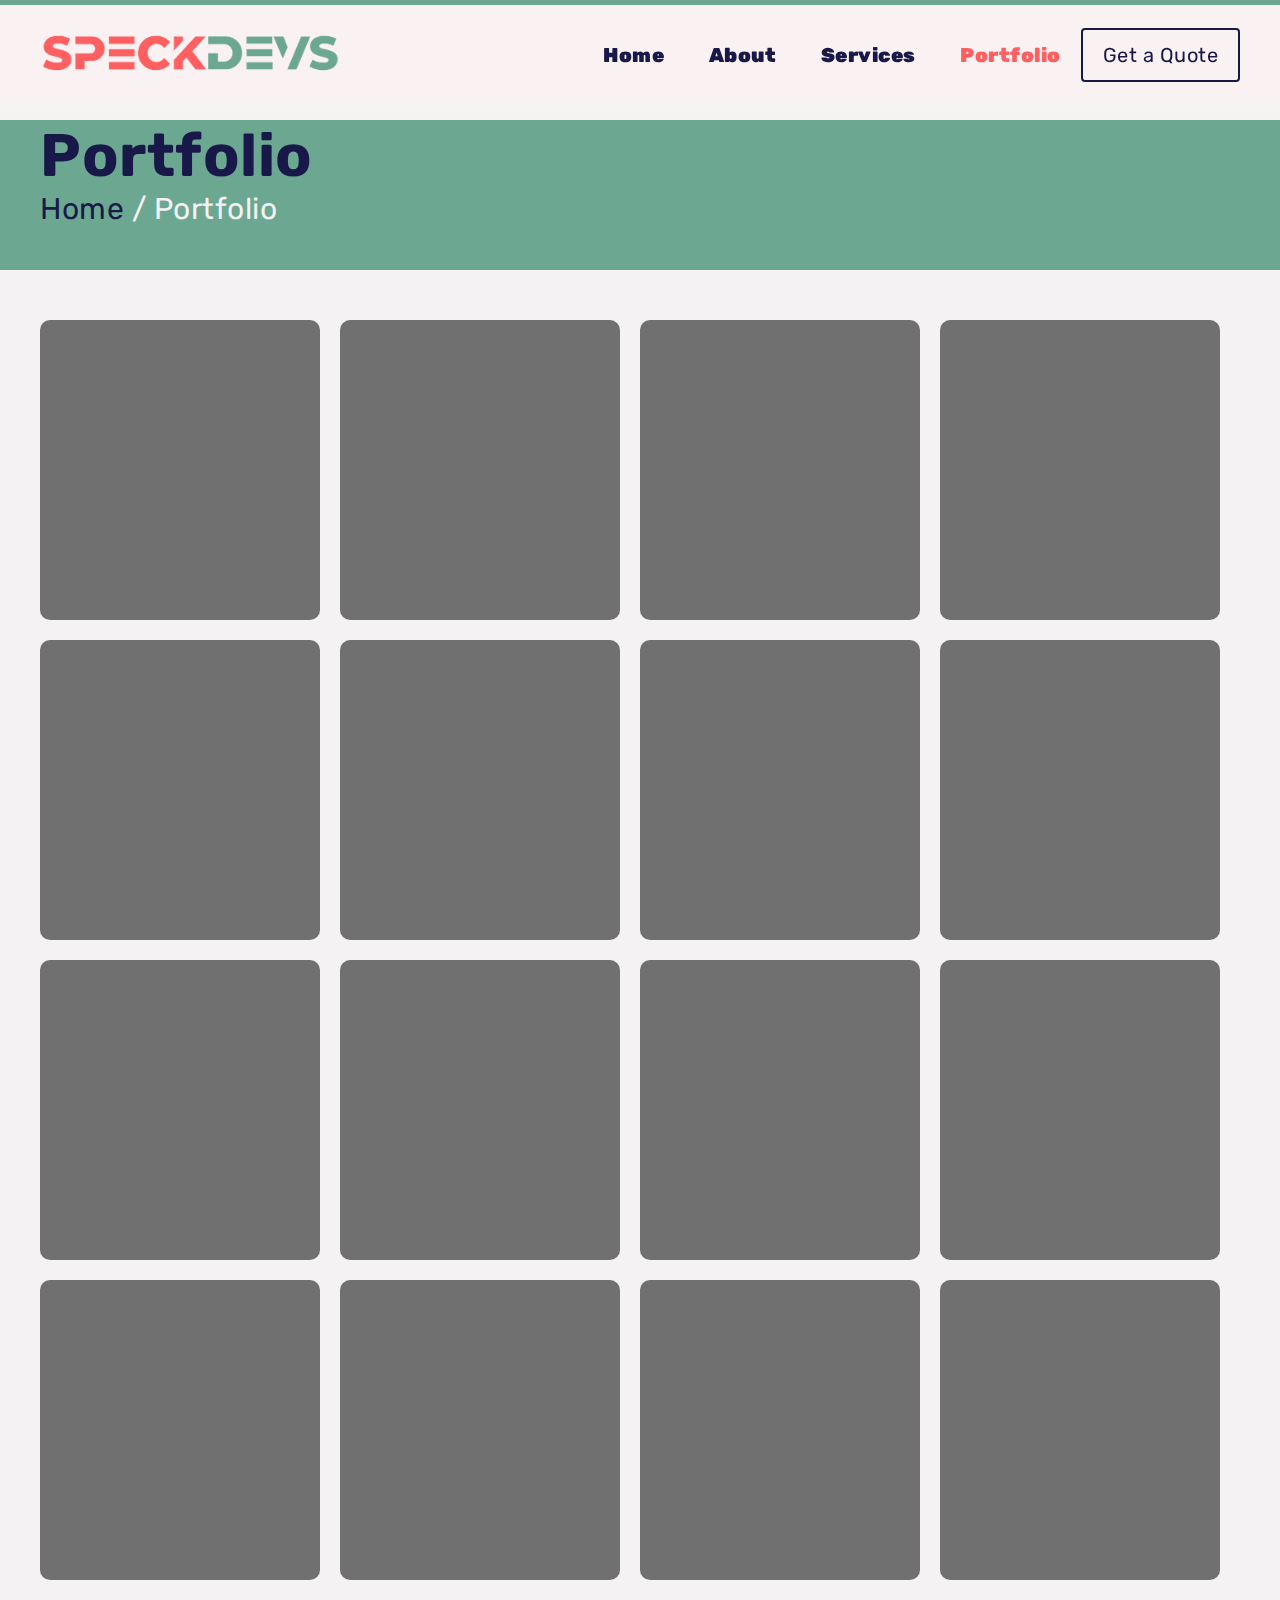
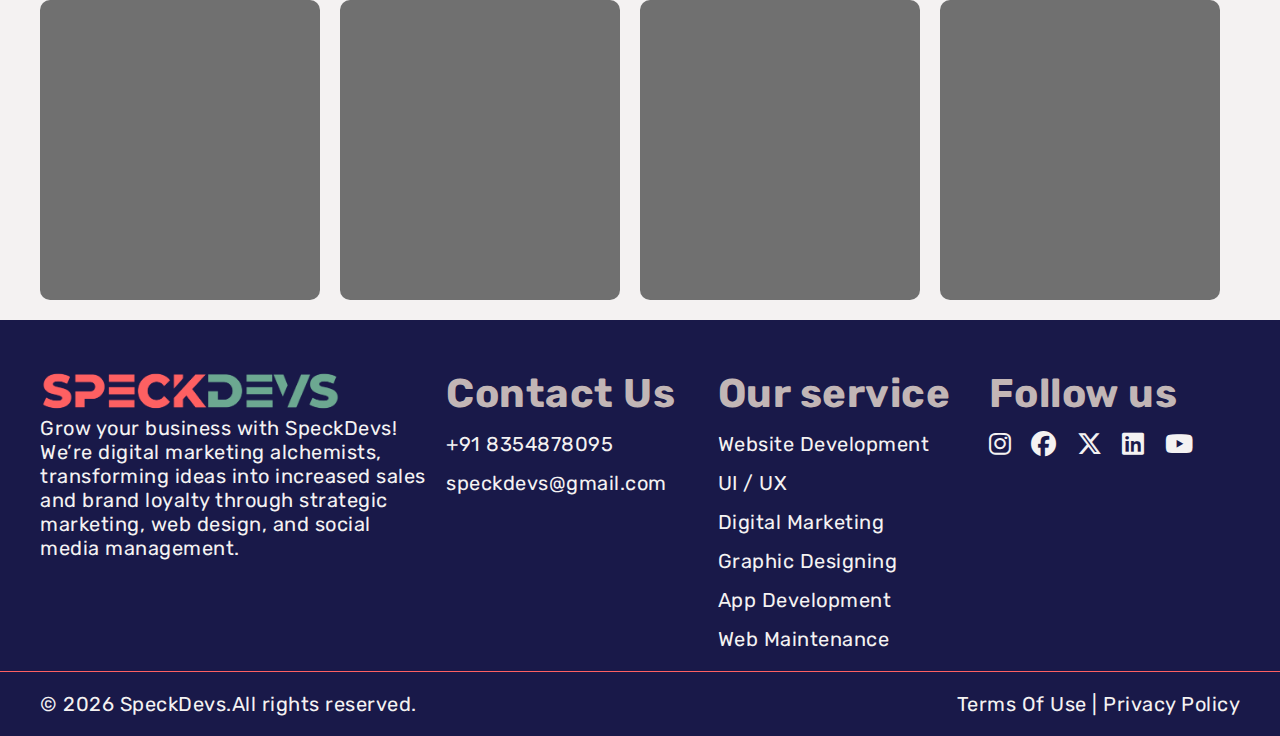
<file: portfolio.html>
<!DOCTYPE html>
<html lang="en">

<head>
    <meta charset="UTF-8">
    <meta name="viewport" content="width=device-width, initial-scale=1.0">
    <!-- Fontawesome Link-->
    <link rel="stylesheet" href="https://cdnjs.cloudflare.com/ajax/libs/font-awesome/6.7.2/css/all.min.css"
        integrity="sha512-Evv84Mr4kqVGRNSgIGL/F/aIDqQb7xQ2vcrdIwxfjThSH8CSR7PBEakCr51Ck+w+/U6swU2Im1vVX0SVk9ABhg=="
        crossorigin="anonymous" referrerpolicy="no-referrer" />
    <link rel="stylesheet" href="style.css">
    <link rel="stylesheet" href="select.css">
    <link rel="stylesheet" href="https://cdn.jsdelivr.net/npm/swiper@11/swiper-bundle.min.css" />
    <title>Portfolio | SpeckDevs - IT Service & Solution</title>
</head>

<body>
    <div class="header">
        <div class="progress-bar" id="progressBar"></div>
    </div>
    <div class="smallMenu" id="menu">
        <i class="fa-solid fa-xmark" id="close"></i>
        <ul>
            <li><a href="index.html">Home</a></li>
            <li><a href="about.html">About</a></li>
            <li><a href="service.html" class="active">Services</a></li>
            <li><a href="portfolio.html">Portfolio</a></li>
        </ul>
        <button onclick="window.location.href='contact.html';">Get a Quote</button>
    </div>
    <header class="nav">
        <div class="left">
            <img src="images/logo.png" alt="" loading="lazy">
        </div>
        <div class="right">
            <ul>
                <li><a href="index.html">Home</a></li>
                <li><a href="about.html">About</a></li>
                <li><a href="service.html">Services</a></li>
                <li><a href="portfolio.html" class="active">Portfolio</a></li>
            </ul>
            <button onclick="window.location.href='contact.html';">Get a Quote</button>
            <i class="fa-solid fa-bars" id="open"></i>
        </div>
    </header>
    <section class="amain">
        <div class="title">
            <h1>Portfolio</h1>
            <p><a href="index.html">Home </a>/ Portfolio</p>
        </div>
    </section>
    <section class="portfolio">
        <div class="imgs">
            <div class="img"></div>
            <div class="img"></div>
            <div class="img"></div>
            <div class="img"></div>
            <div class="img"></div>
            <div class="img"></div>
            <div class="img"></div>
            <div class="img"></div>
            <div class="img"></div>
            <div class="img"></div>
            <div class="img"></div>
            <div class="img"></div>
            <div class="img"></div>
            <div class="img"></div>
            <div class="img"></div>
            <div class="img"></div>
            <div class="img"></div>
            <div class="img"></div>
            <div class="img"></div>
            <div class="img"></div>
            
        </div>
    </section>
    <section class="footer">
        <div class="note">
            <img src="images/logo.png" alt="">
            <p>Grow your business with SpeckDevs! We’re digital marketing alchemists, transforming ideas into increased
                sales and brand loyalty through strategic marketing, web design, and social media management.</p>
        </div>
        <div class="contactf">
            <h1>Contact Us</h1>
            <p>+91 8354878095</p>
            <p>speckdevs@gmail.com</p>
        </div>
        <div class="linkf">
            <h1>Our service</h1>
            <p>Website Development</p>
            <p>UI / UX</p>
            <p>Digital Marketing</p>
            <p>Graphic Designing</p>
            <p>App Development</p>
            <p>Web Maintenance</p>
        </div>
        <div class="follow">
            <h1>Follow us</h1>
            <div class="icon">
                <i class="fa-brands fa-instagram"></i>
                <i class="fa-brands fa-facebook"></i>
                <i class="fa-brands fa-x-twitter"></i>
                <i class="fa-brands fa-linkedin"></i>
                <i class="fa-brands fa-youtube"></i>
            </div>
        </div>
    </section>
    <footer>
        <div class="copy">
            <p>&copy;
                <script>document.write(new Date().getFullYear())</script> <a href="index.html">SpeckDevs.</a>All rights
                reserved.
            </p>

        </div>
        <p>Terms Of Use | Privacy Policy</p>
    </footer>
</body>
<script src="select.js"></script>
<script src="header.js"></script>
<script src="price.js"></script>

</html>
</file>
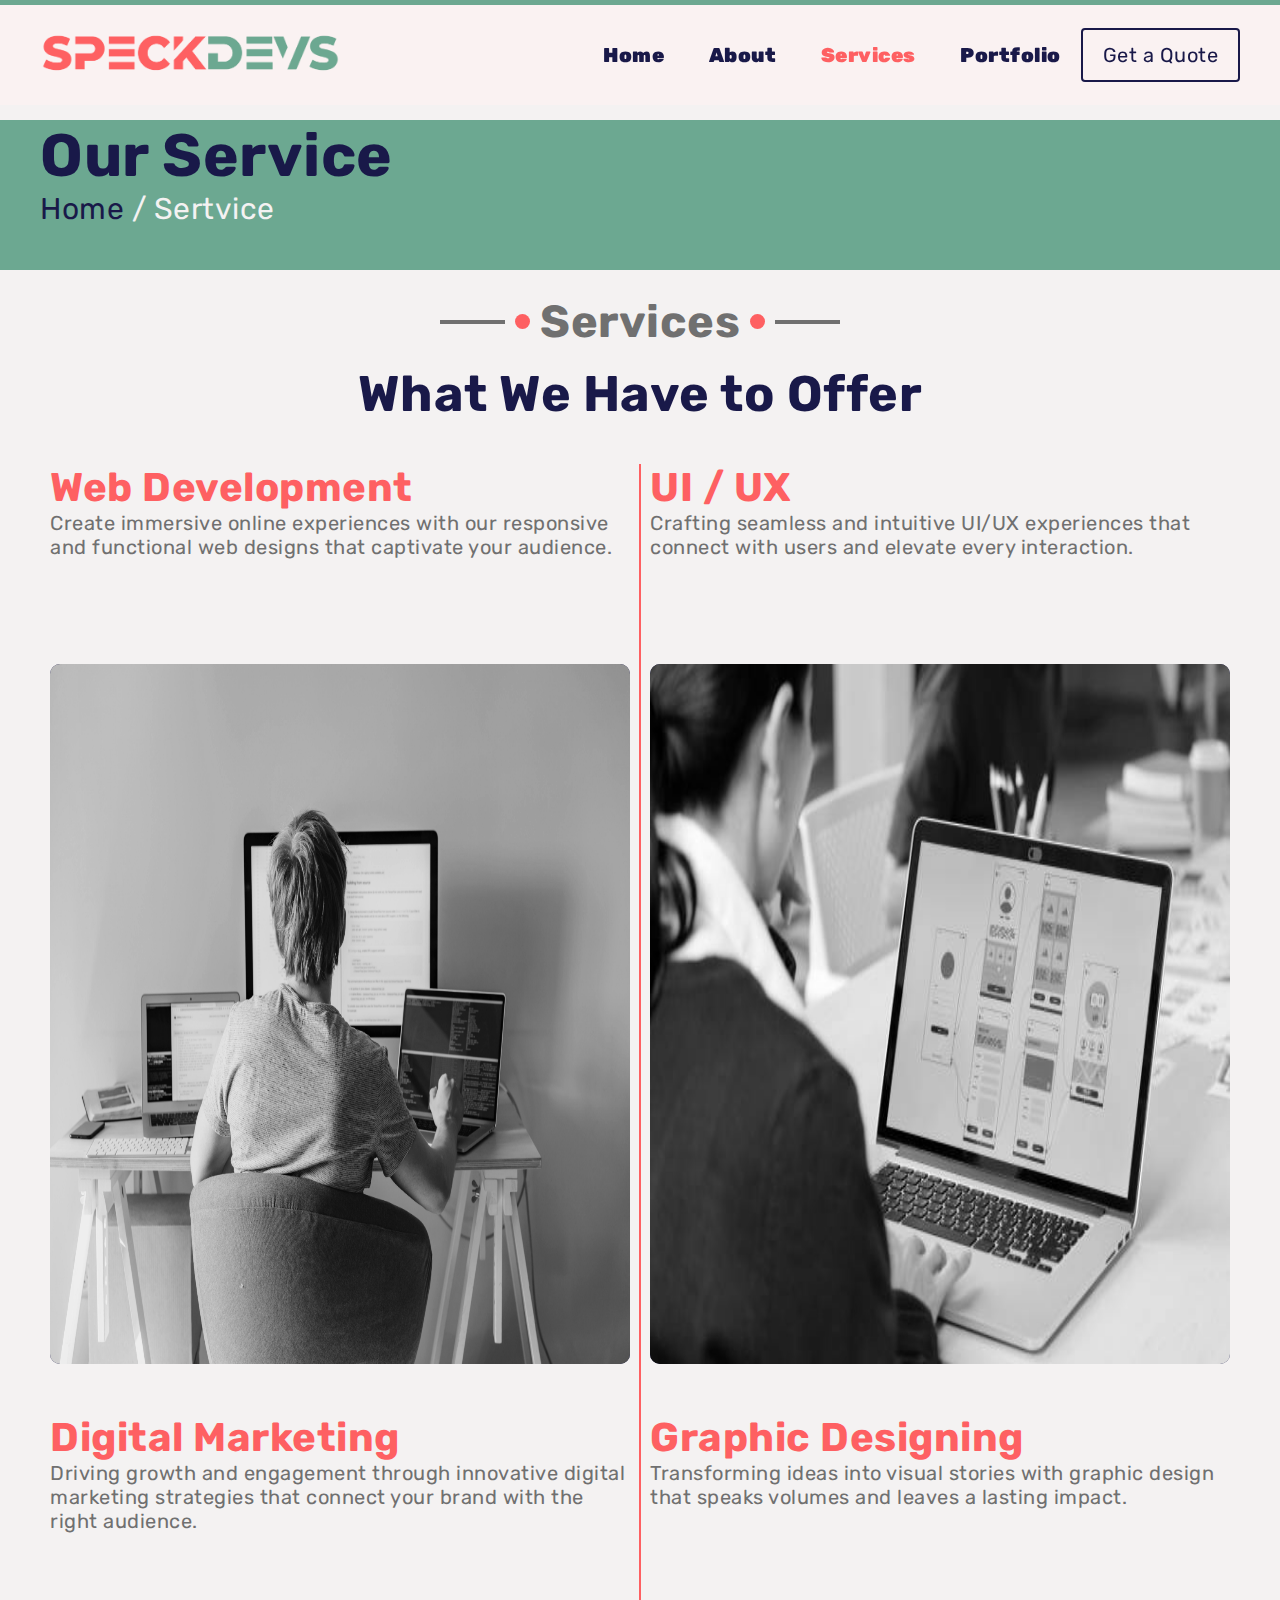
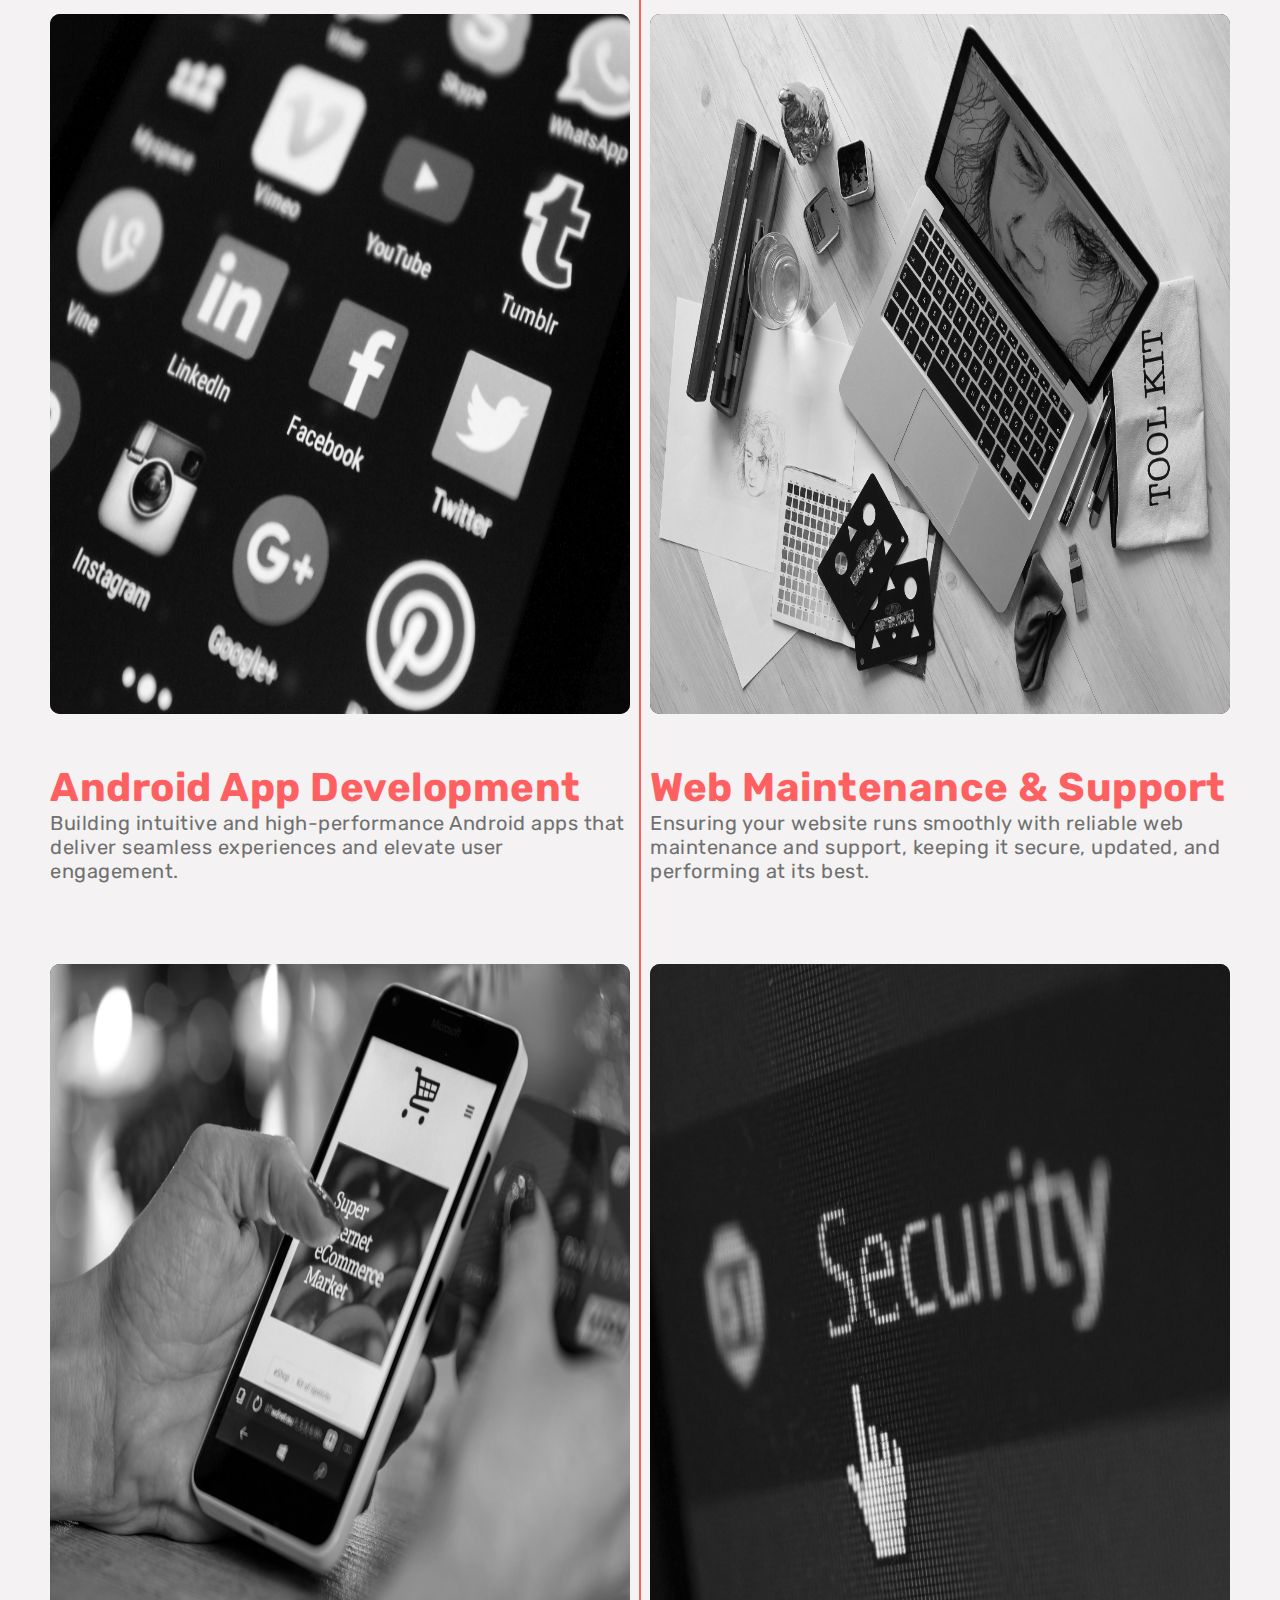
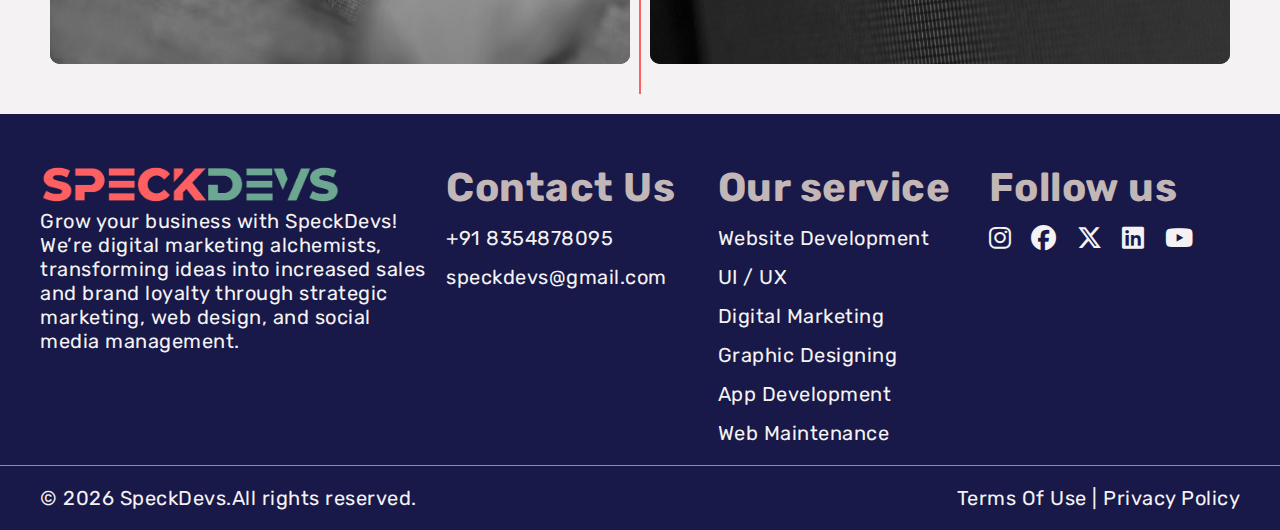
<file: service.html>
<!DOCTYPE html>
<html lang="en">

<head>
    <meta charset="UTF-8">
    <meta name="viewport" content="width=device-width, initial-scale=1.0">
    <!-- Fontawesome Link-->
    <link rel="stylesheet" href="https://cdnjs.cloudflare.com/ajax/libs/font-awesome/6.7.2/css/all.min.css"
        integrity="sha512-Evv84Mr4kqVGRNSgIGL/F/aIDqQb7xQ2vcrdIwxfjThSH8CSR7PBEakCr51Ck+w+/U6swU2Im1vVX0SVk9ABhg=="
        crossorigin="anonymous" referrerpolicy="no-referrer" />
    <link rel="stylesheet" href="style.css">
    <link rel="stylesheet" href="select.css">
    <link rel="stylesheet" href="https://cdn.jsdelivr.net/npm/swiper@11/swiper-bundle.min.css" />
    <title>Service | SpeckDevs - IT Service & Solution</title>
</head>

<body>
    <div class="header">
        <div class="progress-bar" id="progressBar"></div>
    </div>
    <div class="smallMenu" id="menu">
        <i class="fa-solid fa-xmark" id="close"></i>
        <ul>
            <li><a href="index.html">Home</a></li>
            <li><a href="about.html">About</a></li>
            <li><a href="service.html" class="active">Services</a></li>
            <li><a href="portfolio.html">Portfolio</a></li>
        </ul>
        <button onclick="window.location.href='contact.html';">Get a Quote</button>
    </div>
    <header class="nav">
        <div class="left">
            <img src="images/logo.png" alt="" loading="lazy">
        </div>
        <div class="right">
            <ul>
                <li><a href="index.html">Home</a></li>
                <li><a href="about.html">About</a></li>
                <li><a href="service.html" class="active">Services</a></li>
                <li><a href="portfolio.html">Portfolio</a></li>
            </ul>
            <button onclick="window.location.href='contact.html';">Get a Quote</button>
            <i class="fa-solid fa-bars" id="open"></i>
        </div>
    </header>
    <section class="amain">
        <div class="title">
            <h1>Our Service</h1>
            <p><a href="index.html">Home </a>/ Sertvice</p>
        </div>
    </section>
    <section class="service">
        <div class="heading FromRight">
            <div class="line"></div>
            <div class="text">
                <div class="dot"></div>
                <h3>Services</h3>
                <div class="dot"></div>
            </div>
        </div>
        <h1 class="FromLeft">What We Have to Offer</h1>
        <div class="sbody">
            <div class="line"></div>
            <div class="sbox FromBottom">
                <div class="text">
                    <h1>Web Development</h1>
                    <p>Create immersive online experiences with our responsive and functional web designs that captivate
                        your audience.</p>
                </div>
                <div class="imgback">
                    <img src="images/Web.jpg" alt="" loading="lazy">
                </div>
            </div>
            <div class="sbox FromBottom">
                <div class="text">
                    <h1>UI / UX</h1>
                    <p>Crafting seamless and intuitive UI/UX experiences that connect with users and elevate every
                        interaction.</p>
                </div>
                <div class="imgback">
                    <img src="images/uiux.jpg" alt="" loading="lazy">
                </div>
            </div>
            <div class="sbox FromBottom">
                <div class="text">
                    <h1>Digital Marketing</h1>
                    <p>Driving growth and engagement through innovative digital marketing strategies that connect your
                        brand with the right audience.</p>
                </div>
                <div class="imgback">
                    <img src="images/Digim.jpg" alt="" loading="lazy">
                </div>
            </div>
            <div class="sbox FromBottom">
                <div class="text">
                    <h1>Graphic Designing</h1>
                    <p>Transforming ideas into visual stories with graphic design that speaks volumes and leaves a
                        lasting impact.</p>
                </div>
                <div class="imgback">
                    <img src="images/Grapichs.jpg" alt="" loading="lazy">
                </div>
            </div>
            <div class="sbox    FromBottom">
                <div class="text">
                    <h1>Android App Development</h1>
                    <p>Building intuitive and high-performance Android apps that deliver seamless experiences and
                        elevate user engagement.</p>
                </div>
                <div class="imgback">
                    <img src="images/App.jpg" alt="">
                </div>
            </div>
            <div class="sbox FromBottom">
                <div class="text">
                    <h1>Web Maintenance & Support</h1>
                    <p>Ensuring your website runs smoothly with reliable web maintenance and support, keeping it secure,
                        updated, and performing at its best.</p>
                </div>
                <div class="imgback">
                    <img src="images/help.jpg" alt="">
                </div>
            </div>
        </div>
    </section>
    <section class="footer">
        <div class="note">
            <img src="images/logo.png" alt="">
            <p>Grow your business with SpeckDevs! We’re digital marketing alchemists, transforming ideas into increased
                sales and brand loyalty through strategic marketing, web design, and social media management.</p>
        </div>
        <div class="contactf">
            <h1>Contact Us</h1>
            <p>+91 8354878095</p>
            <p>speckdevs@gmail.com</p>
        </div>
        <div class="linkf">
            <h1>Our service</h1>
            <p>Website Development</p>
            <p>UI / UX</p>
            <p>Digital Marketing</p>
            <p>Graphic Designing</p>
            <p>App Development</p>
            <p>Web Maintenance</p>
        </div>
        <div class="follow">
            <h1>Follow us</h1>
            <div class="icon">
                <i class="fa-brands fa-instagram"></i>
                <i class="fa-brands fa-facebook"></i>
                <i class="fa-brands fa-x-twitter"></i>
                <i class="fa-brands fa-linkedin"></i>
                <i class="fa-brands fa-youtube"></i>
            </div>
        </div>
    </section>
    <footer>
        <div class="copy">
            <p>&copy;
                <script>document.write(new Date().getFullYear())</script> <a href="index.html">SpeckDevs.</a>All rights
                reserved.
            </p>

        </div>
        <p>Terms Of Use | Privacy Policy</p>
    </footer>
</body>
<script src="select.js"></script>
<script src="header.js"></script>
<script src="price.js"></script>

</html>
</file>
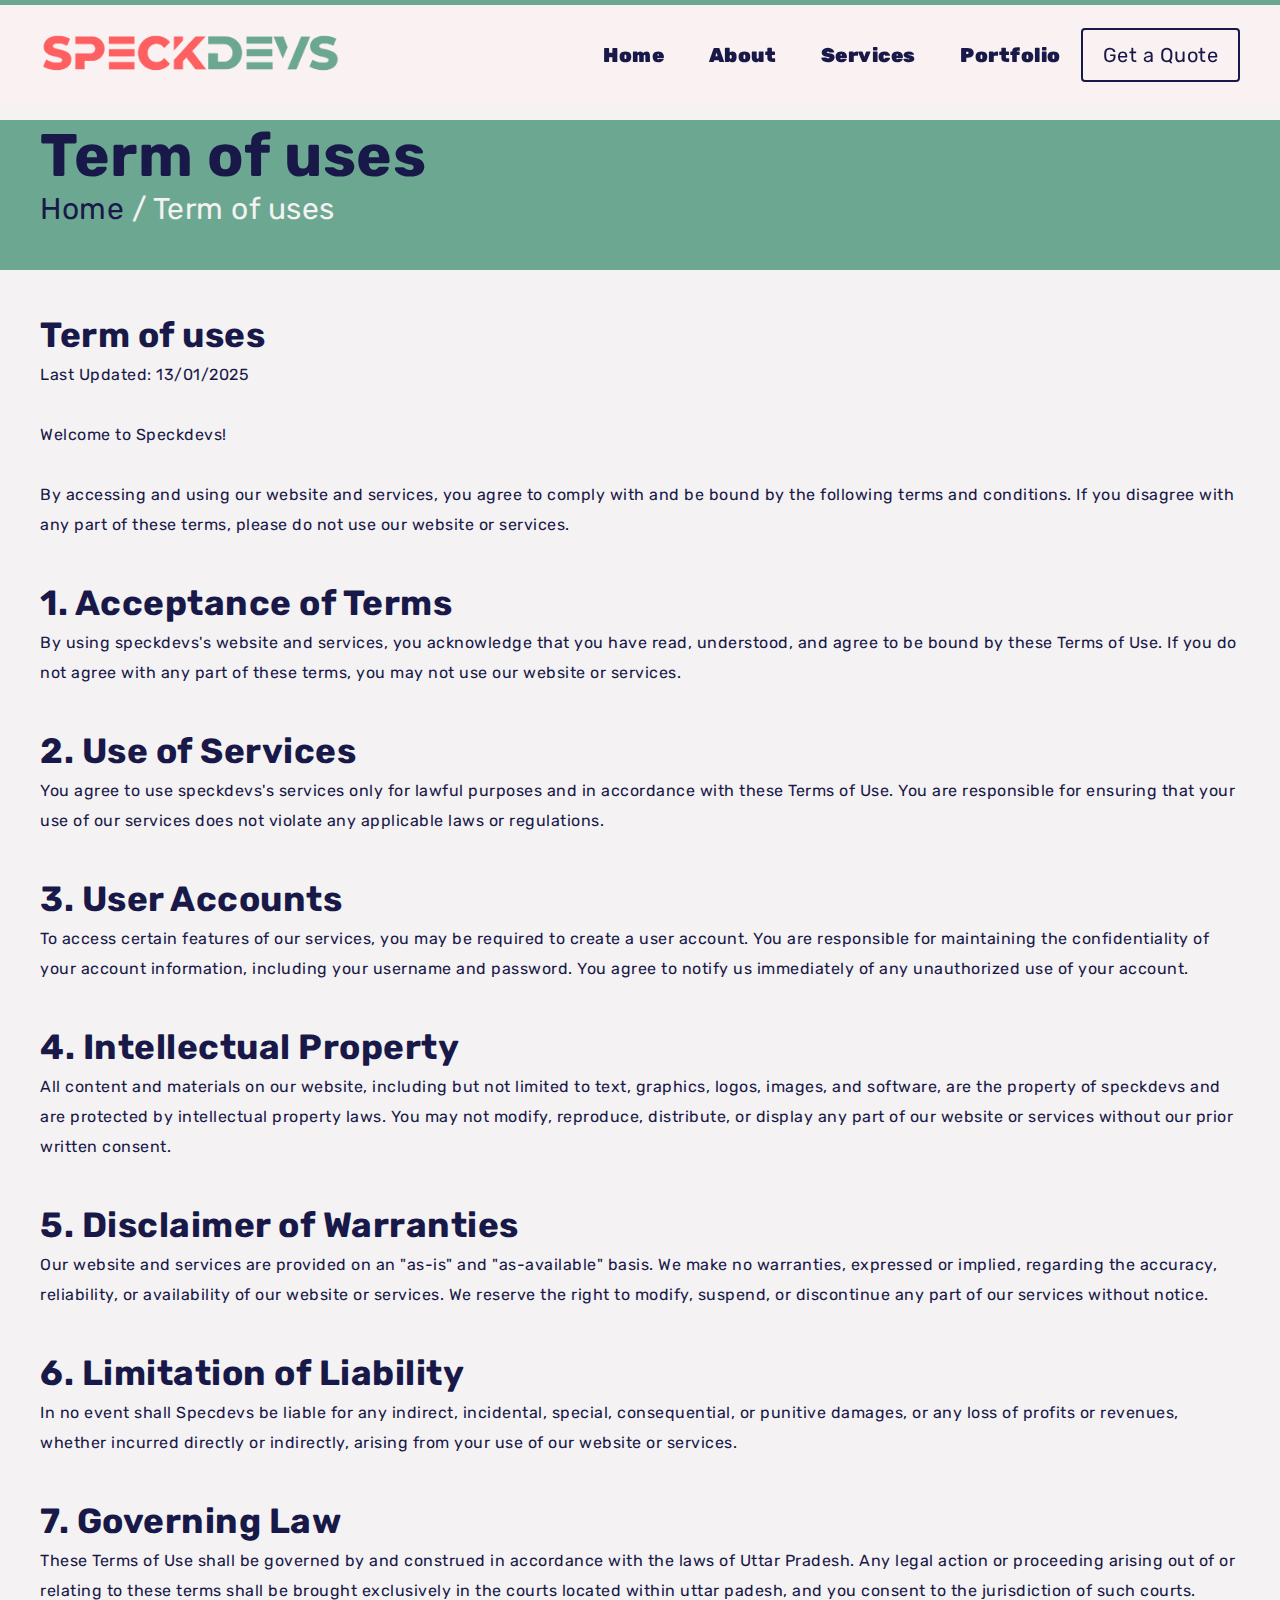
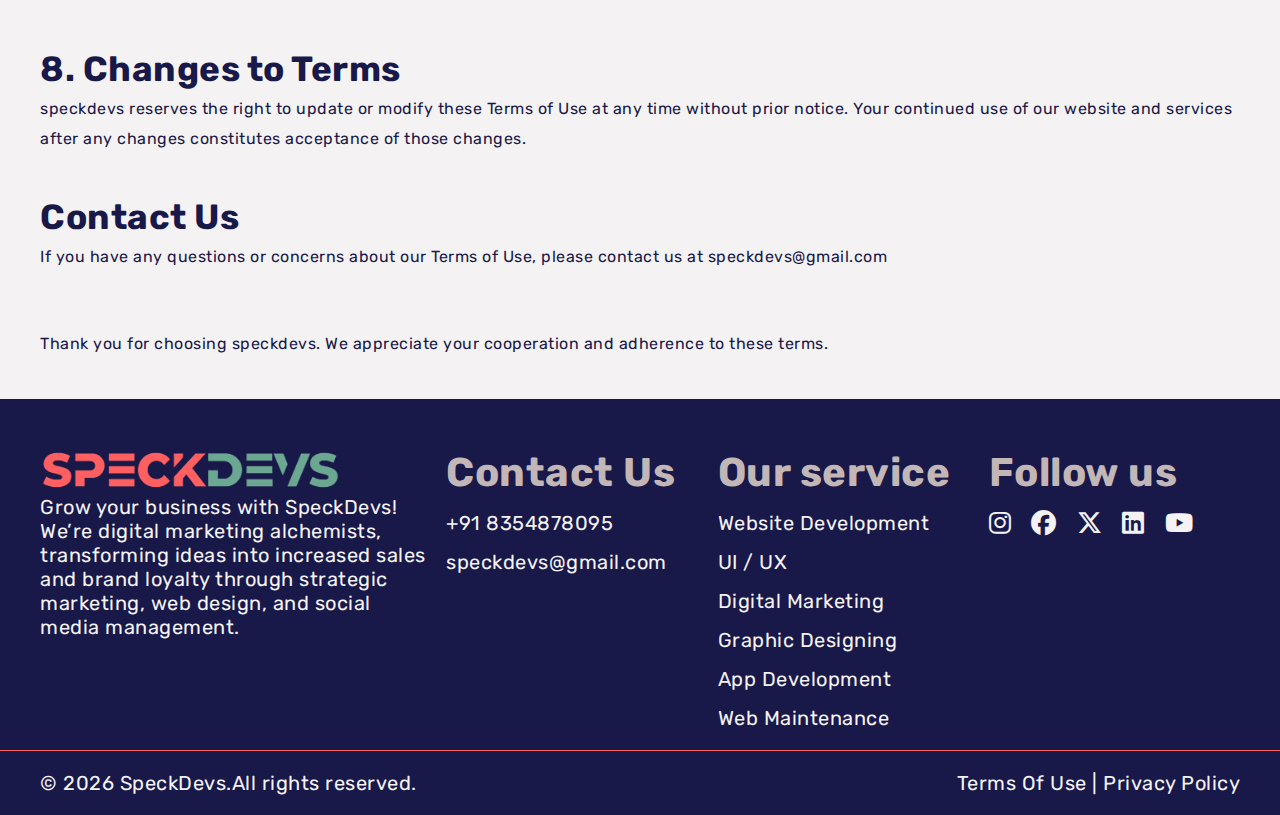
<file: terms.html>
<!DOCTYPE html>
<html lang="en">

<head>
    <meta charset="UTF-8">
    <meta name="viewport" content="width=device-width, initial-scale=1.0">
    <!-- Fontawesome Link-->
    <link rel="stylesheet" href="https://cdnjs.cloudflare.com/ajax/libs/font-awesome/6.7.2/css/all.min.css"
        integrity="sha512-Evv84Mr4kqVGRNSgIGL/F/aIDqQb7xQ2vcrdIwxfjThSH8CSR7PBEakCr51Ck+w+/U6swU2Im1vVX0SVk9ABhg=="
        crossorigin="anonymous" referrerpolicy="no-referrer" />
    <link rel="stylesheet" href="style.css">
    <link rel="stylesheet" href="select.css">
    <link rel="stylesheet" href="https://cdn.jsdelivr.net/npm/swiper@11/swiper-bundle.min.css" />
    <title>Term of uses | SpeckDevs - IT Service & Solution</title>
</head>

<body>
    <div class="header">
        <div class="progress-bar" id="progressBar"></div>
    </div>
    <div class="smallMenu" id="menu">
        <i class="fa-solid fa-xmark" id="close"></i>
        <ul>
            <li><a href="index.html">Home</a></li>
            <li><a href="about.html">About</a></li>
            <li><a href="service.html" class="active">Services</a></li>
            <li><a href="portfolio.html">Portfolio</a></li>
        </ul>
        <button onclick="window.location.href='contact.html';">Get a Quote</button>
    </div>
    <header class="nav">
        <div class="left">
            <img src="images/logo.png" alt="" loading="lazy">
        </div>
        <div class="right">
            <ul>
                <li><a href="index.html">Home</a></li>
                <li><a href="about.html">About</a></li>
                <li><a href="service.html" >Services</a></li>
                <li><a href="portfolio.html">Portfolio</a></li>
            </ul>
            <button onclick="window.location.href='contact.html';">Get a Quote</button>
            <i class="fa-solid fa-bars" id="open"></i>
        </div>
    </header>
        <section class="amain">
            <div class="title">
                <h1>Term of uses</h1>
                <p><a href="index.html">Home </a>/ Term of uses</p>
            </div>
        </section>
        <div class="termtext">
            <h1>Term of uses</h1>
            <p>Last Updated: 13/01/2025 <br> <br>
                Welcome to Speckdevs! <br> <br>
                <p>By accessing and using our website and services, you agree to comply with and be bound by the following terms and conditions. If you disagree with any part of these terms, please do not use our website or services. </p>
                <br> <br>
                <h1>1. Acceptance of Terms</h1>
                <p>By using speckdevs's website and services, you acknowledge that you have read, understood, and agree to be bound by these Terms of Use. If you do not agree with any part of these terms, you may not use our website or services.</p>
                 <br> <br>
                <h1>2. Use of Services</h1>
                <p>You agree to use speckdevs's services only for lawful purposes and in accordance with these Terms of Use. You are responsible for ensuring that your use of our services does not violate any applicable laws or regulations.</p>
                 <br><br>
                <h1>3. User Accounts</h1>
                <p>To access certain features of our services, you may be required to create a user account. You are responsible for maintaining the confidentiality of your account information, including your username and password. You agree to notify us immediately of any unauthorized use of your account.</p>
                 <br><br>
                <h1>4. Intellectual Property</h1>
                <p>All content and materials on our website, including but not limited to text, graphics, logos, images, and software, are the property of speckdevs and are protected by intellectual property laws. You may not modify, reproduce, distribute, or display any part of our website or services without our prior written consent.</p>
                 <br><br>
                <h1>5. Disclaimer of Warranties</h1>
                <p>Our website and services are provided on an "as-is" and "as-available" basis. We make no warranties, expressed or implied, regarding the accuracy, reliability, or availability of our website or services. We reserve the right to modify, suspend, or discontinue any part of our services without notice. 
                </p>
                 <br><br>
                <h1>6. Limitation of Liability</h1>
                <p>In no event shall Specdevs be liable for any indirect, incidental, special, consequential, or punitive damages, or any loss of profits or revenues, whether incurred directly or indirectly, arising from your use of our website or services.
                </p>
                 <br><br>
                <h1>7. Governing Law</h1>
                <p>These Terms of Use shall be governed by and construed in accordance with the laws of Uttar Pradesh. Any legal action or proceeding arising out of or relating to these terms shall be brought exclusively in the courts located within uttar padesh, and you consent to the jurisdiction of such courts.</p>
                 <br><br>
                <h1>8. Changes to Terms</h1>
                <p>speckdevs reserves the right to update or modify these Terms of Use at any time without prior notice. Your continued use of our website and services after any changes constitutes acceptance of those changes.</p>
                 <br><br>
                <h1>Contact Us</h1>
                <p>If you have any questions or concerns about our Terms of Use, please contact us at speckdevs@gmail.com</p>
                 <br><br><br>
                 <p>Thank you for choosing speckdevs. We appreciate your cooperation and adherence to these terms.</p>
                
                
            </p>
        </div>
    <section class="footer">
        <div class="note">
            <img src="images/logo.png" alt="">
            <p>Grow your business with SpeckDevs! We’re digital marketing alchemists, transforming ideas into increased
                sales and brand loyalty through strategic marketing, web design, and social media management.</p>
        </div>
        <div class="contactf">
            <h1>Contact Us</h1>
            <p>+91 8354878095</p>
            <p>speckdevs@gmail.com</p>
        </div>
        <div class="linkf">
            <h1>Our service</h1>
            <p>Website Development</p>
            <p>UI / UX</p>
            <p>Digital Marketing</p>
            <p>Graphic Designing</p>
            <p>App Development</p>
            <p>Web Maintenance</p>
        </div>
        <div class="follow">
            <h1>Follow us</h1>
            <div class="icon">
                <i class="fa-brands fa-instagram"></i>
                <i class="fa-brands fa-facebook"></i>
                <i class="fa-brands fa-x-twitter"></i>
                <i class="fa-brands fa-linkedin"></i>
                <i class="fa-brands fa-youtube"></i>
            </div>
        </div>
    </section>
    <footer>
        <div class="copy">
            <p>&copy;
                <script>document.write(new Date().getFullYear())</script> <a href="index.html">SpeckDevs.</a>All rights
                reserved.
            </p>

        </div>
        <p>Terms Of Use | Privacy Policy</p>
    </footer>
</body>
<script src="select.js"></script>
<script src="header.js"></script>
<script src="price.js"></script>

</html>
</file>
<file: style.css>
@import url("https://fonts.googleapis.com/css2?family=Poppins:ital,wght@0,100;0,200;0,300;0,400;0,500;0,600;0,700;0,800;0,900;1,100;1,200;1,300;1,400;1,500;1,600;1,700;1,800;1,900&family=Rubik:ital,wght@0,300..900;1,300..900&display=swap");
::-webkit-scrollbar {
  background-color: var(--Background);
  width: 5px;
}

::-webkit-scrollbar-thumb {
  background: linear-gradient(var(--green), var(--orange));
  border-radius: 10px;
}

@keyframes left {
  from {
    opacity: 0;
    transform: translateX(-100px);
  }
  to {
    opacity: 1;
    transform: translateX(0);
  }
}
.FromLeft {
  animation: left linear;
  animation-timeline: view();
  animation-range: entry 0% cover 40%;
}

@keyframes bottom {
  from {
    opacity: 0;
    transform: translateY(100px);
  }
  to {
    opacity: 1;
    transform: translateY(0);
  }
}
.FromBottom {
  animation: bottom linear;
  animation-timeline: view();
  animation-range: entry 0% cover 20%;
}

@keyframes Top {
  from {
    opacity: 0;
    transform: translateY(-100px);
  }
  to {
    opacity: 1;
    transform: translateY(0);
  }
}
.FromTop {
  animation: Top linear;
  animation-timeline: view();
  animation-range: entry 0% cover 20%;
}

@keyframes right {
  from {
    opacity: 0;
    transform: translateX(100px);
  }
  to {
    opacity: 1;
    transform: translateX(0);
  }
}
.FromRight {
  animation: right linear;
  animation-timeline: view();
  animation-range: entry 0% cover 40%;
}

* {
  margin: 0;
  padding: 0;
  box-sizing: border-box;
  color: var(--black);
  font-family: "Rubik", serif;
  letter-spacing: 0.5px;
}

:root {
  --Background: #F9F9F9;
  --black: #191949;
  --orange: #FE6062;
  --grey: #707070;
  --green: #6CA891;
  --lightGrey: #c2b6b6;
}

body {
  background: var(--Background);
  position: relative;
}

.header {
  position: fixed;
  top: 0;
  width: 100%;
  z-index: 3;
  background: var(--green);
}

.progress-bar {
  background: var(--orange);
  height: 5px;
  width: 0%;
}

.smallMenu {
  z-index: 1000;
  position: fixed;
  top: 0;
  left: 0;
  right: 0;
  bottom: 0;
  background: var(--black);
  display: none;
  opacity: 0.9;
}
.smallMenu i {
  font-size: 40px;
  color: var(--orange);
  padding: 10px;
  margin-left: calc(100% - 55px);
  cursor: pointer;
  transition: 0.4s;
}
.smallMenu i:hover {
  color: var(--Background);
}
.smallMenu ul {
  border-top: 1px solid var(--orange);
}
.smallMenu ul li {
  width: 100%;
  height: 50px;
  display: flex;
  align-items: center;
  justify-content: center;
  border-bottom: 1px solid var(--orange);
  cursor: pointer;
  transition: 0.4s;
}
.smallMenu ul li:hover {
  background: var(--orange);
}
.smallMenu ul li a {
  text-decoration: none;
  color: var(--Background);
  font-size: 20px;
  font-weight: 900;
  transition: 0.4s;
}
.smallMenu ul li a:hover {
  color: var(--Background);
}
.smallMenu button {
  margin-block: 20px;
  margin-inline: auto;
  display: block;
  background: var(--orange);
  border: none;
  padding-block: 13px;
  padding-inline: 20px;
  border-radius: 4px;
  cursor: pointer;
  transition: 0.4s;
  font-size: 20px;
}
.smallMenu button:hover {
  color: var(--orange);
  background: var(--Background);
}

.active {
  display: block;
}

header {
  position: fixed;
  top: 5px;
  left: 0;
  right: 0;
  height: 60px;
  display: flex;
  justify-content: space-between;
  align-items: center;
  padding-inline: 40px;
  padding-block: 10px;
  height: 100px;
  z-index: 2;
  background: rgba(255, 242, 242, 0.5);
  -webkit-backdrop-filter: blur(10px);
          backdrop-filter: blur(10px);
}
header .left img {
  width: 300px;
}
@media screen and (max-width: 768px) {
  header .left img {
    width: 200px;
  }
}
@media screen and (max-width: 480px) {
  header .left img {
    width: 150px;
  }
}
header .right {
  display: flex;
  align-items: center;
}
header .right ul li {
  display: inline-block;
  padding: 0 10px;
  margin: 0 10px;
  list-style: none;
}
header .right ul li a {
  text-decoration: none;
  color: var(--black);
  font-size: 20px;
  font-weight: 900;
  transition: 0.4s;
}
header .right ul li a:hover {
  color: var(--orange);
}
header .right ul li .active {
  color: var(--orange);
}
@media screen and (max-width: 768px) {
  header .right ul {
    display: none;
  }
}
@media screen and (max-width: 480px) {
  header .right ul {
    display: none;
  }
}
header .right button {
  background: transparent;
  border: 2px solid var(--black);
  padding-block: 13px;
  padding-inline: 20px;
  border-radius: 4px;
  cursor: pointer;
  transition: 0.4s;
  font-size: 20px;
}
header .right button:hover {
  color: var(--orange);
  border: 2px solid var(--orange);
}
@media screen and (max-width: 768px) {
  header .right button {
    display: none;
  }
}
@media screen and (max-width: 480px) {
  header .right button {
    display: none;
  }
}
header .right i {
  display: none;
  font-size: 30px;
}
@media screen and (max-width: 768px) {
  header .right i {
    display: block;
  }
}
@media screen and (max-width: 480px) {
  header .right i {
    display: block;
  }
}
@media screen and (max-width: 768px) {
  header {
    padding-inline: 10px;
    padding-block: 5px;
  }
}
@media screen and (max-width: 480px) {
  header {
    padding-inline: 10px;
    padding-block: 5px;
  }
}

.main {
  margin-top: 100px;
  position: relative;
  height: 100vh;
  padding-inline: 40px;
  background-color: var(--Background);
  color: #6ca891;
  display: flex;
}
.main .social {
  display: flex;
  flex-direction: column;
  align-items: center;
  justify-content: center;
  gap: 30px;
  padding-inline: 20px;
}
.main .social i {
  font-size: 40px;
  color: var(--green);
  cursor: pointer;
  transition: 0.4s;
}
.main .social i:hover {
  color: var(--orange);
}
@media screen and (max-width: 768px) {
  .main .social {
    padding-inline: 5px;
  }
}
@media screen and (max-width: 480px) {
  .main .social {
    display: none;
  }
}
.main img {
  position: absolute;
  right: 0;
  width: 70%;
  height: 80%;
  top: 60%;
  transform: translateY(-50%);
  z-index: 1;
}
@media screen and (max-width: 768px) {
  .main img {
    right: 0%;
  }
}
@media screen and (max-width: 480px) {
  .main img {
    right: 0;
    width: 100%;
  }
}
.main .bol {
  position: absolute;
  top: 7%;
  right: 16%;
  width: 520px;
  height: 520px;
  background: var(--green);
  border-radius: 50%;
  box-shadow: inset 0 7px 30px #fff;
}
@media screen and (max-width: 768px) {
  .main .bol {
    top: 7%;
    right: 10%;
    width: 520px;
    height: 520px;
  }
}
@media screen and (max-width: 480px) {
  .main .bol {
    top: 7%;
    right: 10%;
    width: 320px;
    height: 320px;
  }
}
.main .content {
  z-index: 1;
  width: 100%;
  height: 100%;
  display: flex;
  justify-content: center;
  align-items: center;
  background: rgba(244, 242, 242, 0.4);
  -webkit-backdrop-filter: blur(2px);
          backdrop-filter: blur(2px);
  padding-left: 20px;
}
.main .content .left {
  display: flex;
  justify-content: center;
  flex-direction: column;
  align-items: left;
  gap: 20px;
  width: 50%;
}
.main .content .left .heading {
  display: flex;
  align-items: center;
  gap: 15px;
}
.main .content .left .heading .line {
  width: 60px;
  height: 4px;
  background: var(--grey);
}
@media screen and (max-width: 480px) {
  .main .content .left .heading .line {
    width: 50px;
  }
}
.main .content .left .heading .dot {
  width: 20px;
  height: 20px;
  border-radius: 50%;
  background: var(--orange);
  animation: scale 2s infinite ease-in-out;
}
@media screen and (max-width: 480px) {
  .main .content .left .heading .dot {
    width: 15px;
    height: 15px;
  }
}
.main .content .left .heading h3 {
  color: var(--grey);
  font-size: 25px;
}
@media screen and (max-width: 480px) {
  .main .content .left .heading h3 {
    font-size: 16px;
  }
}
@media screen and (max-width: 480px) {
  .main .content .left .heading {
    gap: 4px;
  }
}
.main .content .left h1 {
  color: var(--black);
  font-size: 25px;
}
@media screen and (max-width: 480px) {
  .main .content .left h1 {
    font-size: 20px;
  }
}
.main .content .left h2 {
  color: var(--orange);
  font-size: 50px;
  font-weight: 900;
}
@media screen and (max-width: 480px) {
  .main .content .left h2 {
    font-size: 35px;
  }
}
.main .content .left .getstart {
  width: 250px;
  position: relative;
  display: flex;
  align-items: center;
}
.main .content .left .getstart .g {
  width: 100%;
  height: 3px;
  background: var(--grey);
}
@media screen and (max-width: 768px) {
  .main .content .left .getstart .g {
    display: none;
  }
}
@media screen and (max-width: 480px) {
  .main .content .left .getstart .g {
    display: none;
  }
}
.main .content .left .getstart button {
  position: absolute;
  display: flex;
  width: 170px;
  gap: 4px;
  right: 0;
  align-items: center;
  font-size: 20px;
  background: var(--Background);
  padding: 10px;
  border: none;
  transition: 0.4s;
  cursor: pointer;
}
@media screen and (max-width: 768px) {
  .main .content .left .getstart button {
    background: transparent;
    left: 0;
  }
}
@media screen and (max-width: 480px) {
  .main .content .left .getstart button {
    background: transparent;
    left: 0;
  }
}
.main .content .left .getstart .dott {
  width: 10px;
  height: 10px;
  border-radius: 50%;
  background: var(--orange);
}
.main .content .left .getstart:hover > button {
  right: calc(100% - 170px);
  color: var(--orange);
}
@media screen and (max-width: 768px) {
  .main .content .left {
    width: 100%;
  }
}
@media screen and (max-width: 480px) {
  .main .content .left {
    width: 100%;
  }
}
.main .content p {
  width: 50%;
  color: var(--grey);
  font-weight: 600;
}
@media screen and (max-width: 768px) {
  .main .content p {
    width: 100%;
  }
}
@media screen and (max-width: 480px) {
  .main .content p {
    width: 100%;
  }
}
@media screen and (max-width: 768px) {
  .main .content {
    flex-direction: column;
    gap: 30px;
  }
}
@media screen and (max-width: 480px) {
  .main .content {
    flex-direction: column;
    padding-inline: 10px;
  }
}
@media screen and (max-width: 768px) {
  .main {
    padding-inline: 10px;
  }
}
@media screen and (max-width: 480px) {
  .main {
    padding-inline: 0px;
  }
}

@keyframes scale {
  0% {
    transform: scale(0.7);
  }
  50% {
    transform: scale(1);
  }
  100% {
    transform: scale(0.7);
  }
}
.speciality {
  padding-inline: 40px;
  padding-top: 50px;
  padding-bottom: 20px;
  display: flex;
  flex-wrap: wrap;
  gap: 20px;
}
.speciality .box {
  width: calc(50% - 20px);
  display: flex;
  border: 1px solid var(--green);
  border-radius: 5px;
  align-items: center;
}
.speciality .box img {
  width: 190px;
}
@media screen and (max-width: 768px) {
  .speciality .box img {
    width: 100px;
  }
}
@media screen and (max-width: 480px) {
  .speciality .box img {
    width: 100px;
  }
}
.speciality .box .text h4 {
  font-size: 30px;
}
@media screen and (max-width: 768px) {
  .speciality .box .text h4 {
    font-size: 25px;
  }
}
@media screen and (max-width: 480px) {
  .speciality .box .text h4 {
    font-size: 23px;
  }
}
.speciality .box .text p {
  font-size: 16px;
  font-weight: 600;
  color: var(--grey);
}
@media screen and (max-width: 768px) {
  .speciality .box .text p {
    font-size: 14px;
  }
}
@media screen and (max-width: 480px) {
  .speciality .box .text p {
    font-size: 12px;
  }
}
@media screen and (max-width: 768px) {
  .speciality .box {
    width: 100%;
    padding-block: 15px;
  }
}
@media screen and (max-width: 480px) {
  .speciality .box {
    width: 100%;
    padding-block: 15px;
  }
}
@media screen and (max-width: 768px) {
  .speciality {
    flex-direction: column;
    padding-inline: 10px;
  }
}
@media screen and (max-width: 480px) {
  .speciality {
    flex-direction: column;
    padding-inline: 10px;
  }
}

.about {
  padding-inline: 40px;
  display: flex;
  padding-top: 90px;
  padding-bottom: 30px;
}
.about .left {
  width: 50%;
}
.about .left img {
  width: 100%;
  -o-object-fit: cover;
     object-fit: cover;
}
@media screen and (max-width: 768px) {
  .about .left img {
    height: 100%;
  }
}
@media screen and (max-width: 480px) {
  .about .left {
    width: 100%;
  }
}
.about .right {
  width: 50%;
  padding-left: 30px;
}
.about .right .heading {
  display: flex;
  align-items: center;
  gap: 10px;
}
.about .right .heading .line {
  width: 60px;
  height: 3.6px;
  background: var(--grey);
}
.about .right .heading .dot {
  width: 15px;
  height: 15px;
  border-radius: 50%;
  background: var(--orange);
}
.about .right .heading h3 {
  color: var(--grey);
  font-size: 25px;
}
.about .right h1 {
  font-size: 30px;
  line-height: 40px;
}
@media screen and (max-width: 768px) {
  .about .right h1 {
    font-size: 20px;
    line-height: 30px;
  }
}
@media screen and (max-width: 480px) {
  .about .right h1 {
    font-size: 20px;
    line-height: 30px;
  }
}
.about .right p {
  font-size: 14px;
  color: var(--grey);
  line-height: 20px;
}
@media screen and (max-width: 768px) {
  .about .right p {
    font-size: 12px;
    line-height: 17px;
  }
}
@media screen and (max-width: 480px) {
  .about .right p {
    font-size: 11px;
    line-height: 15px;
  }
}
.about .right button {
  position: relative;
  height: 45px;
  padding-inline: 20px;
  margin-block: 40px;
  background: var(--orange);
  border: none;
  outline: none;
  border-radius: 5px;
  font-size: 20px;
  transition: 0.4s;
  color: var(--Background);
  overflow: hidden;
  cursor: pointer;
}
.about .right button::before {
  position: absolute;
  content: "";
  width: 15px;
  height: 100%;
  background: var(--green);
  transform: skewX(30deg);
  left: -30px;
  top: 0;
  transition: 0.25s;
}
.about .right button:hover::before {
  left: calc(100% + 20px);
}
.about .right button:hover {
  background: var(--green);
}
@media screen and (max-width: 768px) {
  .about .right button {
    margin-block: 20px;
  }
}
@media screen and (max-width: 480px) {
  .about .right button {
    margin-block: 15px;
  }
}
@media screen and (max-width: 768px) {
  .about .right {
    padding-left: 5px;
  }
}
@media screen and (max-width: 480px) {
  .about .right {
    width: 100%;
    padding-left: 0;
  }
}
@media screen and (max-width: 768px) {
  .about {
    padding-inline: 10px;
  }
}
@media screen and (max-width: 480px) {
  .about {
    padding-inline: 10px;
    flex-direction: column;
  }
}

.knowus {
  padding-inline: 40px;
  padding-top: 50px;
  padding-bottom: 20px;
  display: flex;
  flex-direction: column;
  align-items: center;
}
.knowus .heading {
  position: relative;
  display: flex;
  align-items: center;
  justify-content: center;
  padding-bottom: 40px;
}
.knowus .heading .line {
  width: 400px;
  height: 3.6px;
  background: var(--grey);
}
@media screen and (max-width: 480px) {
  .knowus .heading .line {
    width: 300px;
  }
}
.knowus .heading .text {
  position: absolute;
  display: flex;
  align-items: center;
  background: var(--Background);
  gap: 10px;
  padding-inline: 10px;
}
.knowus .heading .text .dot {
  width: 15px;
  height: 15px;
  border-radius: 50%;
  background: var(--orange);
}
.knowus .heading .text h3 {
  color: var(--grey);
  font-size: 45px;
}
@media screen and (max-width: 480px) {
  .knowus .heading .text h3 {
    font-size: 30px;
  }
}
.knowus h1 {
  font-size: 50px;
}
.knowus .kbody {
  position: relative;
  display: flex;
  justify-content: center;
  align-items: center;
  flex-wrap: wrap;
  gap: 20px;
  height: 100vh;
}
.knowus .kbody .line {
  position: absolute;
  width: 100%;
  height: 2px;
  background: var(--orange);
  display: flex;
  justify-content: space-around;
  align-items: center;
  border-radius: 20px;
}
.knowus .kbody .line .dot {
  position: relative;
  width: 20px;
  height: 20px;
  border-radius: 50%;
  background: var(--orange);
  display: flex;
  justify-content: center;
}
.knowus .kbody .line .dot::before {
  content: "";
  width: 2px;
  height: 80px;
  background: var(--orange);
  border-radius: 20px;
}
.knowus .kbody .line .dot::after {
  position: absolute;
  content: "";
  width: 16px;
  height: 16px;
  background: var(--Background);
  border-radius: 50%;
}
@media screen and (max-width: 768px) {
  .knowus .kbody .line .dot:last-child {
    display: none;
  }
}
@media screen and (max-width: 480px) {
  .knowus .kbody .line .dot:last-child {
    display: block;
    margin-top: 40px;
  }
}
@media screen and (max-width: 480px) {
  .knowus .kbody .line {
    display: none;
  }
}
.knowus .kbody .kbox {
  width: calc(33.3333333333% - 20px);
  height: 100%;
  display: flex;
  flex-direction: column;
  align-items: center;
  gap: 40px;
  padding: 20px;
}
.knowus .kbody .kbox img {
  width: 100%;
  height: calc(50% - 20px);
  transition: 0.4s;
  border-radius: 10px;
  box-shadow: 0 0 10px rgba(0, 0, 0, 0.4);
  filter: grayscale(100%);
}
.knowus .kbody .kbox .text {
  height: calc(50% - 20px);
}
.knowus .kbody .kbox .text h1 {
  font-size: 70px;
  -webkit-text-stroke: 2px var(--orange);
  color: transparent;
  transition: 0.4s;
}
.knowus .kbody .kbox .text p {
  font-size: 16px;
  color: var(--grey);
}
.knowus .kbody .kbox .text h2 {
  font-size: 30px;
  transition: 0.4s;
}
.knowus .kbody .kbox:hover h1, .knowus .kbody .kbox:hover h2 {
  color: var(--orange);
}
.knowus .kbody .kbox:hover img {
  transform: scale(1.1);
  filter: grayscale(0%);
}
@media screen and (max-width: 768px) {
  .knowus .kbody .kbox {
    width: calc(50% - 20px);
    padding-inline: 10px;
  }
}
@media screen and (max-width: 480px) {
  .knowus .kbody .kbox {
    width: 100%;
    padding-inline: 10px;
  }
}
@media screen and (max-width: 768px) {
  .knowus .kbody .kbox:last-child {
    display: none;
  }
}
@media screen and (max-width: 480px) {
  .knowus .kbody .kbox:last-child {
    display: block;
  }
}
@media screen and (max-width: 768px) {
  .knowus {
    padding-inline: 10px;
  }
}
@media screen and (max-width: 480px) {
  .knowus {
    padding-inline: 10px;
    height: 330vh;
  }
}

.service {
  position: relative;
  padding-inline: 40px;
  padding-top: 50px;
  padding-bottom: 20px;
  display: flex;
  flex-direction: column;
  align-items: center;
}
.service .heading {
  position: relative;
  display: flex;
  align-items: center;
  justify-content: center;
  padding-bottom: 40px;
}
.service .heading .line {
  width: 400px;
  height: 3.6px;
  background: var(--grey);
}
@media screen and (max-width: 480px) {
  .service .heading .line {
    width: 300px;
  }
}
.service .heading .text {
  position: absolute;
  display: flex;
  align-items: center;
  background: var(--Background);
  gap: 10px;
  padding-inline: 10px;
}
.service .heading .text .dot {
  width: 15px;
  height: 15px;
  border-radius: 50%;
  background: var(--orange);
}
.service .heading .text h3 {
  color: var(--grey);
  font-size: 45px;
}
@media screen and (max-width: 480px) {
  .service .heading .text h3 {
    font-size: 30px;
  }
}
.service h1 {
  font-size: 50px;
}
@media screen and (max-width: 768px) {
  .service h1 {
    font-size: 40px;
  }
}
@media screen and (max-width: 480px) {
  .service h1 {
    font-size: 25px;
  }
}
.service .sbody {
  position: relative;
  display: flex;
  flex-wrap: wrap;
  gap: 20px;
  margin-top: 40px;
  justify-content: center;
}
.service .sbody .line {
  position: absolute;
  width: 2px;
  height: 100%;
  background: var(--orange);
}
@media screen and (max-width: 768px) {
  .service .sbody .line {
    display: none;
  }
}
@media screen and (max-width: 480px) {
  .service .sbody .line {
    display: none;
  }
}
.service .sbody .sbox {
  width: calc(50% - 20px);
  height: 100vh;
  margin-bottom: 30px;
}
.service .sbody .sbox .text {
  width: 100%;
  height: 200px;
}
@media screen and (max-width: 480px) {
  .service .sbody .sbox .text {
    height: 150px;
  }
}
.service .sbody .sbox .text h1 {
  font-size: 40px;
  color: var(--orange);
}
@media screen and (max-width: 480px) {
  .service .sbody .sbox .text h1 {
    font-size: 25px;
  }
}
.service .sbody .sbox .text p {
  font-size: 20px;
  color: var(--grey);
}
@media screen and (max-width: 480px) {
  .service .sbody .sbox .text p {
    font-size: 15px;
  }
}
.service .sbody .sbox .imgback {
  width: 100%;
  height: calc(100% - 200px);
  background: var(--black);
  border-radius: 10px;
  overflow: hidden;
  -o-object-fit: cover;
     object-fit: cover;
}
.service .sbody .sbox .imgback img {
  height: 100%;
  width: 100%;
  transition: 0.4s;
  cursor: pointer;
  filter: grayscale(100%);
}
.service .sbody .sbox .imgback img:hover {
  filter: grayscale(0%);
}
@media screen and (max-width: 768px) {
  .service .sbody .sbox {
    width: 100%;
  }
}
@media screen and (max-width: 480px) {
  .service .sbody .sbox {
    width: 100%;
    height: 80vh;
  }
}
@media screen and (max-width: 768px) {
  .service {
    padding-inline: 10px;
  }
}
@media screen and (max-width: 480px) {
  .service {
    padding-inline: 10px;
  }
}

.pricing {
  position: relative;
  padding-inline: 40px;
  padding-top: 50px;
  padding-bottom: 20px;
  display: flex;
  flex-direction: column;
  align-items: center;
}
.pricing .heading {
  position: relative;
  display: flex;
  align-items: center;
  justify-content: center;
  padding-bottom: 40px;
}
.pricing .heading .line {
  width: 400px;
  height: 3.6px;
  background: var(--grey);
}
@media screen and (max-width: 480px) {
  .pricing .heading .line {
    width: 300px;
  }
}
.pricing .heading .text {
  position: absolute;
  display: flex;
  align-items: center;
  background: var(--Background);
  gap: 10px;
  padding-inline: 10px;
}
.pricing .heading .text .dot {
  width: 15px;
  height: 15px;
  border-radius: 50%;
  background: var(--orange);
}
.pricing .heading .text h3 {
  color: var(--grey);
  font-size: 45px;
}
@media screen and (max-width: 480px) {
  .pricing .heading .text h3 {
    font-size: 30px;
  }
}
.pricing h1 {
  font-size: 50px;
  padding-bottom: 20px;
}
@media screen and (max-width: 768px) {
  .pricing h1 {
    font-size: 40px;
  }
}
@media screen and (max-width: 480px) {
  .pricing h1 {
    font-size: 25px;
  }
}
.pricing .buttons {
  width: 100%;
  display: flex;
  align-items: center;
  justify-content: center;
  gap: 20px;
  padding-inline: 40px;
  transition: 0.4s;
}
.pricing .buttons button {
  padding: 20px;
  background: var(--green);
  border: none;
  outline: none;
  border-radius: 5px;
  cursor: pointer;
  transition: 0.4s;
}
.pricing .buttons button:hover {
  background: var(--orange);
}
@media screen and (max-width: 480px) {
  .pricing .buttons button {
    width: 100%;
  }
}
.pricing .buttons .active {
  background: var(--orange);
}
.pricing .buttons:hover {
  height: auto;
}
@media screen and (max-width: 768px) {
  .pricing .buttons {
    flex-wrap: wrap;
  }
}
@media screen and (max-width: 480px) {
  .pricing .buttons {
    position: relative;
    flex-direction: column;
    height: 60px;
    padding: 2.5px;
    justify-content: flex-start;
    align-items: flex-end;
    overflow: hidden;
  }
}
.pricing .pbody {
  width: 100%;
  height: 100vh;
  padding-block: 40px;
  position: relative;
  overflow: hidden;
}
.pricing .pbody .webp {
  padding-block: 10px;
  position: absolute;
  width: calc(100% - 80px);
  display: flex;
  gap: 20px;
  left: 40px;
  justify-content: center;
  background-color: green;
}
.pricing .pbody .webp .pbox {
  width: calc(33.3333333333% - 20px);
  height: 90vh;
  background: var(--lightGrey);
  border-radius: 10px;
}
@media screen and (max-width: 480px) {
  .pricing .pbody .webp .pbox {
    width: 100%;
  }
}
@media screen and (max-width: 480px) {
  .pricing .pbody .webp {
    flex-direction: column;
  }
}
.pricing .pbody .uiux {
  padding-block: 10px;
  position: absolute;
  width: calc(100% - 80px);
  display: flex;
  gap: 20px;
  left: 100%;
  justify-content: center;
  background-color: red;
}
.pricing .pbody .uiux .pbox {
  width: calc(33.3333333333% - 20px);
  height: 90vh;
  background: var(--lightGrey);
  border-radius: 10px;
}
@media screen and (max-width: 480px) {
  .pricing .pbody .uiux .pbox {
    width: 100%;
  }
}
@media screen and (max-width: 480px) {
  .pricing .pbody .uiux {
    flex-direction: column;
  }
}
.pricing .pbody .digital {
  padding-block: 10px;
  position: absolute;
  width: calc(100% - 80px);
  display: flex;
  gap: 20px;
  left: 100%;
  justify-content: center;
  background-color: greenyellow;
}
.pricing .pbody .digital .pbox {
  width: calc(33.3333333333% - 20px);
  height: 90vh;
  background: var(--lightGrey);
  border-radius: 10px;
}
@media screen and (max-width: 480px) {
  .pricing .pbody .digital .pbox {
    width: 100%;
  }
}
@media screen and (max-width: 480px) {
  .pricing .pbody .digital {
    flex-direction: column;
  }
}
.pricing .pbody .app {
  padding-block: 10px;
  position: absolute;
  width: calc(100% - 80px);
  display: flex;
  gap: 20px;
  left: 100%;
  justify-content: center;
  background-color: red;
}
.pricing .pbody .app .pbox {
  width: calc(33.3333333333% - 20px);
  height: 90vh;
  background: var(--lightGrey);
  border-radius: 10px;
}
@media screen and (max-width: 480px) {
  .pricing .pbody .app .pbox {
    width: 100%;
  }
}
@media screen and (max-width: 480px) {
  .pricing .pbody .app {
    flex-direction: column;
  }
}
.pricing .pbody .webmain {
  padding-block: 10px;
  position: absolute;
  width: calc(100% - 80px);
  display: flex;
  gap: 20px;
  left: 100%;
  justify-content: center;
  background-color: red;
}
.pricing .pbody .webmain .pbox {
  width: calc(33.3333333333% - 20px);
  height: 90vh;
  background: var(--lightGrey);
  border-radius: 10px;
}
@media screen and (max-width: 480px) {
  .pricing .pbody .webmain .pbox {
    width: 100%;
  }
}
@media screen and (max-width: 480px) {
  .pricing .pbody .webmain {
    flex-direction: column;
  }
}
.pricing .pbody .graphics {
  padding-block: 10px;
  position: absolute;
  width: calc(100% - 80px);
  display: flex;
  gap: 20px;
  left: 100%;
  justify-content: center;
  background-color: red;
}
.pricing .pbody .graphics .pbox {
  width: calc(33.3333333333% - 20px);
  height: 90vh;
  background: var(--lightGrey);
  border-radius: 10px;
}
@media screen and (max-width: 480px) {
  .pricing .pbody .graphics .pbox {
    width: 100%;
  }
}
@media screen and (max-width: 480px) {
  .pricing .pbody .graphics {
    flex-direction: column;
  }
}
@media screen and (max-width: 768px) {
  .pricing {
    padding-inline: 10px;
  }
}
@media screen and (max-width: 480px) {
  .pricing {
    padding-inline: 10px;
  }
}

.gallery {
  padding-inline: 40px;
  padding-top: 50px;
  padding-bottom: 20px;
  display: flex;
  flex-direction: column;
  align-items: center;
}
.gallery .heading {
  position: relative;
  display: flex;
  align-items: center;
  justify-content: center;
  padding-bottom: 40px;
}
.gallery .heading .line {
  width: 400px;
  height: 3.6px;
  background: var(--grey);
}
@media screen and (max-width: 480px) {
  .gallery .heading .line {
    width: 300px;
  }
}
.gallery .heading .text {
  position: absolute;
  display: flex;
  align-items: center;
  background: var(--Background);
  gap: 10px;
  padding-inline: 10px;
}
.gallery .heading .text .dot {
  width: 15px;
  height: 15px;
  border-radius: 50%;
  background: var(--orange);
}
.gallery .heading .text h3 {
  color: var(--grey);
  font-size: 45px;
}
@media screen and (max-width: 480px) {
  .gallery .heading .text h3 {
    font-size: 30px;
  }
}
.gallery h1 {
  font-size: 50px;
  padding-bottom: 20px;
}
@media screen and (max-width: 768px) {
  .gallery h1 {
    font-size: 40px;
  }
}
@media screen and (max-width: 480px) {
  .gallery h1 {
    font-size: 25px;
  }
}
.gallery .imgs {
  width: 100%;
  display: flex;
}
.gallery .imgs .small {
  width: 300px;
  height: 35vh;
  background: var(--black);
}
@media screen and (max-width: 480px) {
  .gallery .imgs .small {
    width: 100%;
  }
}
.gallery .imgs .small img {
  width: 100%;
  height: 100%;
}
.gallery .imgs .big {
  width: calc(100% - 600px);
  background: var(--orange);
  height: 35vh;
}
@media screen and (max-width: 480px) {
  .gallery .imgs .big {
    width: 100%;
  }
}
.gallery .imgs .big img {
  width: 100%;
  height: 100%;
}
@media screen and (max-width: 480px) {
  .gallery .imgs {
    flex-direction: column;
  }
}
.gallery .bottom {
  width: 100%;
  padding-block: 30px;
  display: flex;
  flex-direction: column;
  gap: 20px;
}
.gallery .bottom .bool {
  display: flex;
  align-items: center;
  position: relative;
}
.gallery .bottom .bool .bol {
  width: 100px;
  height: 100px;
  border-radius: 50%;
  background: var(--orange);
}
@media screen and (max-width: 480px) {
  .gallery .bottom .bool .bol {
    width: 60px;
    height: 60px;
  }
}
.gallery .bottom .bool h1 {
  position: absolute;
  left: 30px;
  top: 25px;
}
@media screen and (max-width: 480px) {
  .gallery .bottom .bool h1 {
    left: 23px;
    top: 20px;
  }
}
.gallery .bottom .bool h1 span {
  color: var(--Background);
}
.gallery .bottom p {
  width: 50%;
  color: var(--grey);
  font-size: 16px;
}
@media screen and (max-width: 480px) {
  .gallery .bottom p {
    width: 100%;
  }
}
.gallery .bottom .btn {
  width: 250px;
  position: relative;
  display: flex;
  align-items: center;
}
.gallery .bottom .btn .line {
  width: 100%;
  height: 3px;
  background: var(--grey);
}
@media screen and (max-width: 768px) {
  .gallery .bottom .btn .line {
    display: none;
  }
}
@media screen and (max-width: 480px) {
  .gallery .bottom .btn .line {
    display: none;
  }
}
.gallery .bottom .btn button {
  position: absolute;
  display: flex;
  width: 170px;
  gap: 4px;
  right: 0;
  align-items: center;
  font-size: 20px;
  background: var(--Background);
  padding: 10px;
  border: none;
  transition: 0.4s;
  cursor: pointer;
}
@media screen and (max-width: 768px) {
  .gallery .bottom .btn button {
    background: transparent;
    left: 0;
  }
}
@media screen and (max-width: 480px) {
  .gallery .bottom .btn button {
    background: transparent;
    left: 0;
  }
}
.gallery .bottom .btn .dot {
  width: 10px;
  height: 10px;
  border-radius: 50%;
  background: var(--orange);
}
.gallery .bottom .btn:hover > button {
  right: calc(100% - 170px);
  color: var(--orange);
}
@media screen and (max-width: 768px) {
  .gallery {
    padding-inline: 10px;
  }
}
@media screen and (max-width: 480px) {
  .gallery {
    padding-inline: 10px;
  }
}

.team {
  padding-inline: 40px;
  padding-top: 50px;
  padding-bottom: 20px;
  display: flex;
  flex-direction: column;
}
.team .heading {
  position: relative;
  display: flex;
  align-items: center;
  justify-content: center;
  padding-bottom: 40px;
}
.team .heading .line {
  width: 400px;
  height: 3.6px;
  background: var(--grey);
}
@media screen and (max-width: 480px) {
  .team .heading .line {
    width: 300px;
  }
}
.team .heading .text {
  position: absolute;
  display: flex;
  align-items: center;
  background: var(--Background);
  gap: 10px;
  padding-inline: 10px;
}
.team .heading .text .dot {
  width: 15px;
  height: 15px;
  border-radius: 50%;
  background: var(--orange);
}
.team .heading .text h3 {
  color: var(--grey);
  font-size: 45px;
}
@media screen and (max-width: 480px) {
  .team .heading .text h3 {
    font-size: 30px;
  }
}
.team h1 {
  font-size: 50px;
  padding-bottom: 20px;
  text-align: center;
}
@media screen and (max-width: 768px) {
  .team h1 {
    font-size: 40px;
  }
}
@media screen and (max-width: 480px) {
  .team h1 {
    font-size: 25px;
  }
}
.team .teamBody .swiper {
  width: 100%;
  cursor: grab;
}
.team .teamBody .swiper-wrapper {
  display: flex;
}
.team .teamBody .swiper-slide {
  background: #e1d9d9;
  text-align: center;
}
.team .teamBody .swiper-slide .teamBox {
  background: var(--lightGrey);
  height: 65vh;
  filter: grayscale(100%);
  transition: 0.4s;
}
.team .teamBody .swiper-slide .teamBox img {
  width: 100%;
  height: 100%;
}
.team .teamBody .swiper-slide .teamBox:hover {
  filter: grayscale(0);
  transform: scale(1.05);
}
@media screen and (max-width: 768px) {
  .team .teamBody .swiper-slide .teamBox {
    height: 40vh;
  }
}
@media screen and (max-width: 768px) {
  .team {
    padding-inline: 10px;
  }
}
@media screen and (max-width: 480px) {
  .team {
    padding-inline: 10px;
  }
}

.contact {
  padding-inline: 40px;
  padding-top: 50px;
  padding-bottom: 20px;
  display: flex;
  flex-direction: column;
  align-items: center;
}
.contact .heading {
  display: flex;
  align-items: center;
  gap: 15px;
}
.contact .heading .line {
  width: 60px;
  height: 4px;
  background: var(--grey);
}
@media screen and (max-width: 480px) {
  .contact .heading .line {
    width: 50px;
  }
}
.contact .heading .dot {
  width: 20px;
  height: 20px;
  border-radius: 50%;
  background: var(--orange);
  animation: scale 2s infinite ease-in-out;
}
@media screen and (max-width: 480px) {
  .contact .heading .dot {
    width: 15px;
    height: 15px;
  }
}
.contact .heading h3 {
  color: var(--grey);
  font-size: 25px;
}
@media screen and (max-width: 480px) {
  .contact .heading h3 {
    font-size: 16px;
  }
}
@media screen and (max-width: 480px) {
  .contact .heading {
    gap: 4px;
  }
}
.contact .container {
  width: 100%;
  padding-top: 40px;
}
.contact .container form {
  display: flex;
  flex-direction: column;
  gap: 20px;
}
.contact .container form .row {
  width: 100%;
  display: flex;
  align-items: center;
  gap: 20px;
  padding-inline: 40px;
}
.contact .container form .row select {
  width: calc(50% - 20px);
  height: 50px;
  background: none;
  outline: none;
  border: none;
  border-bottom: 2px solid var(--orange);
  color: var(--orange);
  font-size: 20px;
}
@media screen and (max-width: 480px) {
  .contact .container form .row select {
    width: 100%;
  }
}
.contact .container form .row input {
  width: calc(50% - 20px);
  height: 50px;
  background: none;
  outline: none;
  border: none;
  border-bottom: 2px solid var(--orange);
  color: var(--orange);
}
.contact .container form .row input::-moz-placeholder {
  color: var(--orange);
  font-size: 20px;
}
.contact .container form .row input::placeholder {
  color: var(--orange);
  font-size: 20px;
}
@media screen and (max-width: 480px) {
  .contact .container form .row input {
    width: 100%;
  }
}
.contact .container form .row textarea {
  width: calc(100% - 20px);
  height: 20vh;
  background: none;
  outline: none;
  border: none;
  border-bottom: 2px solid var(--orange);
  color: var(--orange);
  resize: none;
}
.contact .container form .row textarea::-moz-placeholder {
  color: var(--orange);
  font-size: 20px;
}
.contact .container form .row textarea::placeholder {
  color: var(--orange);
  font-size: 20px;
}
@media screen and (max-width: 480px) {
  .contact .container form .row textarea {
    height: 15vh;
  }
}
.contact .container form .row button {
  background: transparent;
  border: 2px solid var(--orange);
  padding-block: 13px;
  padding-inline: 20px;
  border-radius: 4px;
  width: 150px;
  color: var(--orange);
  cursor: pointer;
  transition: 0.4s;
  font-size: 20px;
}
.contact .container form .row button:hover {
  color: var(--orange);
  border: 2px solid var(--black);
  background: var(--black);
}
@media screen and (max-width: 480px) {
  .contact .container form .row {
    padding-inline: 0;
    flex-direction: column;
  }
}
@media screen and (max-width: 768px) {
  .contact .container form .row {
    padding-inline: 0;
  }
}
@media screen and (max-width: 480px) {
  .contact {
    padding-inline: 10px;
  }
}
@media screen and (max-width: 768px) {
  .contact {
    padding-inline: 10px;
  }
}

.footer {
  padding-inline: 40px;
  padding-top: 50px;
  padding-bottom: 20px;
  display: flex;
  gap: 10px;
  background: var(--black);
}
.footer .note {
  width: 50%;
  height: 100%;
}
.footer .note img {
  width: 300px;
}
@media screen and (max-width: 480px) {
  .footer .note img {
    width: 150px;
  }
}
@media screen and (max-width: 768px) {
  .footer .note img {
    width: 200px;
  }
}
.footer .note p {
  color: var(--Background);
  font-size: 20px;
}
@media screen and (max-width: 480px) {
  .footer .note p {
    font-size: 13px;
  }
}
@media screen and (max-width: 768px) {
  .footer .note p {
    font-size: 16px;
  }
}
@media screen and (max-width: 480px) {
  .footer .note {
    width: 100%;
    padding-left: 0;
  }
}
.footer .contactf {
  width: 33.3333333333%;
  height: 100%;
  display: flex;
  flex-direction: column;
  gap: 15px;
  padding-left: 10px;
}
.footer .contactf h1 {
  font-size: 40px;
  color: var(--lightGrey);
}
.footer .contactf p {
  color: var(--Background);
  cursor: pointer;
  transition: 0.4s;
  font-size: 20px;
}
@media screen and (max-width: 480px) {
  .footer .contactf p {
    font-size: 13px;
  }
}
@media screen and (max-width: 768px) {
  .footer .contactf p {
    font-size: 16px;
  }
}
.footer .contactf p:hover {
  color: var(--orange);
}
@media screen and (max-width: 480px) {
  .footer .contactf {
    width: 100%;
    padding-left: 0;
  }
}
.footer .linkf {
  width: 33.3333333333%;
  height: 100%;
  display: flex;
  flex-direction: column;
  gap: 15px;
  padding-left: 10px;
}
.footer .linkf h1 {
  font-size: 40px;
  color: var(--lightGrey);
}
.footer .linkf p {
  color: var(--grey);
  cursor: pointer;
  transition: 0.4s;
  font-size: 20px;
  color: var(--Background);
}
@media screen and (max-width: 480px) {
  .footer .linkf p {
    font-size: 13px;
  }
}
@media screen and (max-width: 768px) {
  .footer .linkf p {
    font-size: 16px;
  }
}
.footer .linkf p:hover {
  color: var(--orange);
}
@media screen and (max-width: 480px) {
  .footer .linkf {
    width: 100%;
    padding-left: 0;
  }
}
.footer .follow {
  width: 33.3333333333%;
  height: 100%;
  display: flex;
  flex-direction: column;
  gap: 15px;
  padding-left: 10px;
}
.footer .follow h1 {
  font-size: 40px;
  color: var(--lightGrey);
}
.footer .follow .icon {
  display: flex;
  gap: 20px;
}
.footer .follow .icon i {
  color: var(--grey);
  cursor: pointer;
  transition: 0.4s;
  font-size: 25px;
  color: var(--Background);
}
@media screen and (max-width: 480px) {
  .footer .follow .icon i {
    font-size: 13px;
  }
}
@media screen and (max-width: 768px) {
  .footer .follow .icon i {
    font-size: 16px;
  }
}
.footer .follow .icon i:hover {
  color: var(--orange);
}
@media screen and (max-width: 480px) {
  .footer .follow {
    width: 100%;
    padding-left: 0;
  }
}
@media screen and (max-width: 480px) {
  .footer {
    padding-inline: 10px;
    flex-direction: column;
  }
}
@media screen and (max-width: 768px) {
  .footer {
    padding-inline: 10px;
  }
}

footer {
  display: flex;
  align-items: center;
  justify-content: space-between;
  padding-inline: 40px;
  padding-block: 20px;
  background: var(--black);
  border-top: 1px solid var(--orange);
}
footer .copy {
  display: flex;
  gap: 20px;
  font-size: 17px;
}
footer .copy p {
  color: var(--Background);
  font-size: 20px;
}
@media screen and (max-width: 480px) {
  footer .copy p {
    font-size: 13px;
  }
}
@media screen and (max-width: 768px) {
  footer .copy p {
    font-size: 16px;
  }
}
@media screen and (max-width: 480px) {
  footer .copy {
    width: 100%;
  }
}
footer .copy a {
  text-decoration: none;
  color: var(--Background);
}
footer p {
  color: var(--Background);
  font-size: 20px;
}
@media screen and (max-width: 480px) {
  footer p {
    font-size: 13px;
  }
}
@media screen and (max-width: 768px) {
  footer p {
    font-size: 16px;
  }
}
@media screen and (max-width: 480px) {
  footer {
    padding-inline: 10px;
  }
}
@media screen and (max-width: 768px) {
  footer {
    padding-inline: 10px;
  }
}

.amain {
  margin-top: 120px;
}
.amain .title {
  padding-inline: 40px;
  height: 150px;
  background: var(--green);
}
.amain .title h1 {
  text-align: left;
  font-size: 60px;
}
.amain .title p {
  font-size: 30px;
  cursor: pointer;
  color: var(--Background);
}
.amain .title p a {
  text-decoration: none;
}

.portfolio {
  padding-inline: 40px;
  padding-top: 50px;
  padding-bottom: 20px;
}
.portfolio .imgs {
  width: 100%;
  display: flex;
  flex-wrap: wrap;
  gap: 20px;
}
.portfolio .imgs .img {
  width: calc(25% - 20px);
  height: 300px;
  border-radius: 10px;
  background: #707070;
}

.contactp {
  padding-inline: 40px;
  padding-top: 50px;
  padding-bottom: 20px;
}
.contactp .chead {
  display: flex;
}
.contactp .chead .left {
  width: 50%;
  display: flex;
  gap: 10px;
  align-items: center;
}
.contactp .chead .left img {
  width: 150px;
}
.contactp .chead .left h1 {
  font-size: 40px;
  color: var(--orange);
}
.contactp .chead .right {
  width: 50%;
}
.contactp .chead .right p {
  font-size: 20px;
}

.termtext {
  padding-inline: 40px;
  padding-block: 40px;
}
.termtext h1 {
  font-size: 35px;
  line-height: 50px;
}
.termtext p {
  line-height: 30px;
}/*# sourceMappingURL=style.css.map */
</file>
<file: select.css>
.custom-select {
    position: relative;
    width: calc(100% / 2 - 20px);
    height: 50px;
    background: none;
    outline: none;
    border: none;
    border-bottom: 2px solid var(--orange);
    color: var(--orange);
    font-size: 20px;
}
@media screen and (max-width: 480px) {
    .custom-select {
      width: 100%;
    }
  }
.custom-select select {
    display: none;
    /*hide original SELECT element:*/
}
:root {
    --Background: #f4f2f2;
    --black: #191949;
    --orange: #FE6062;
    --grey: #707070;
    --green: #6ca891;
    --lightGrey: #c2b6b6;
}
/*style the arrow inside the select element:*/
.select-selected:after {
    position: absolute;
    content: "";
    top: 14px;
    right: 10px;
    width: 0;
    height: 0;
    border: none;
}
/*style the items (options), including the selected item:*/
.select-items div,
.select-selected {
    color: var(--orange);
    padding: 8px 16px;
    cursor: pointer;
    user-select: none;
}
/*style items (options):*/
.select-items {
    position: absolute;
    background-color: var(--Background);
    top: 100%;
    left: 0;
    right: 0;
    z-index: 99;
    box-shadow: 0 0 10px var(--black);
}
/*hide the items when the select box is closed:*/
.select-hide {
    display: none;
}
</file>
